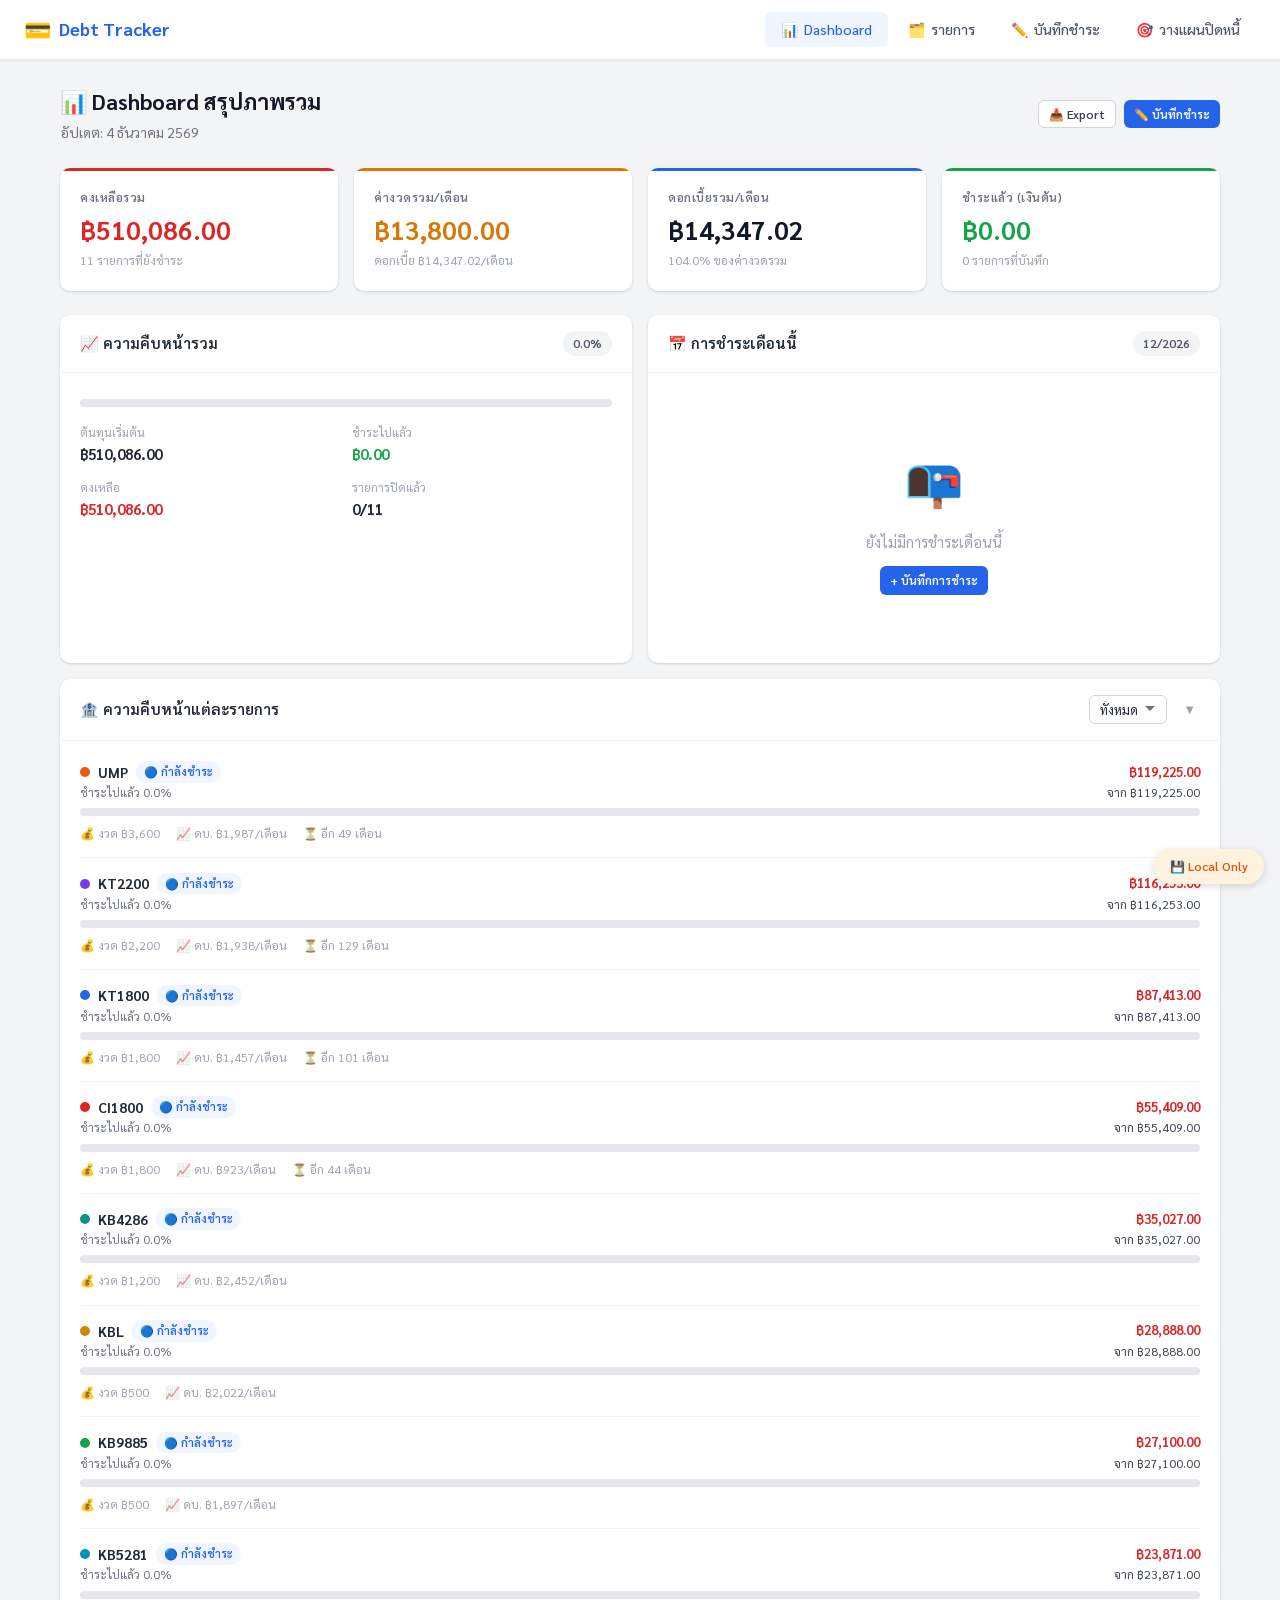
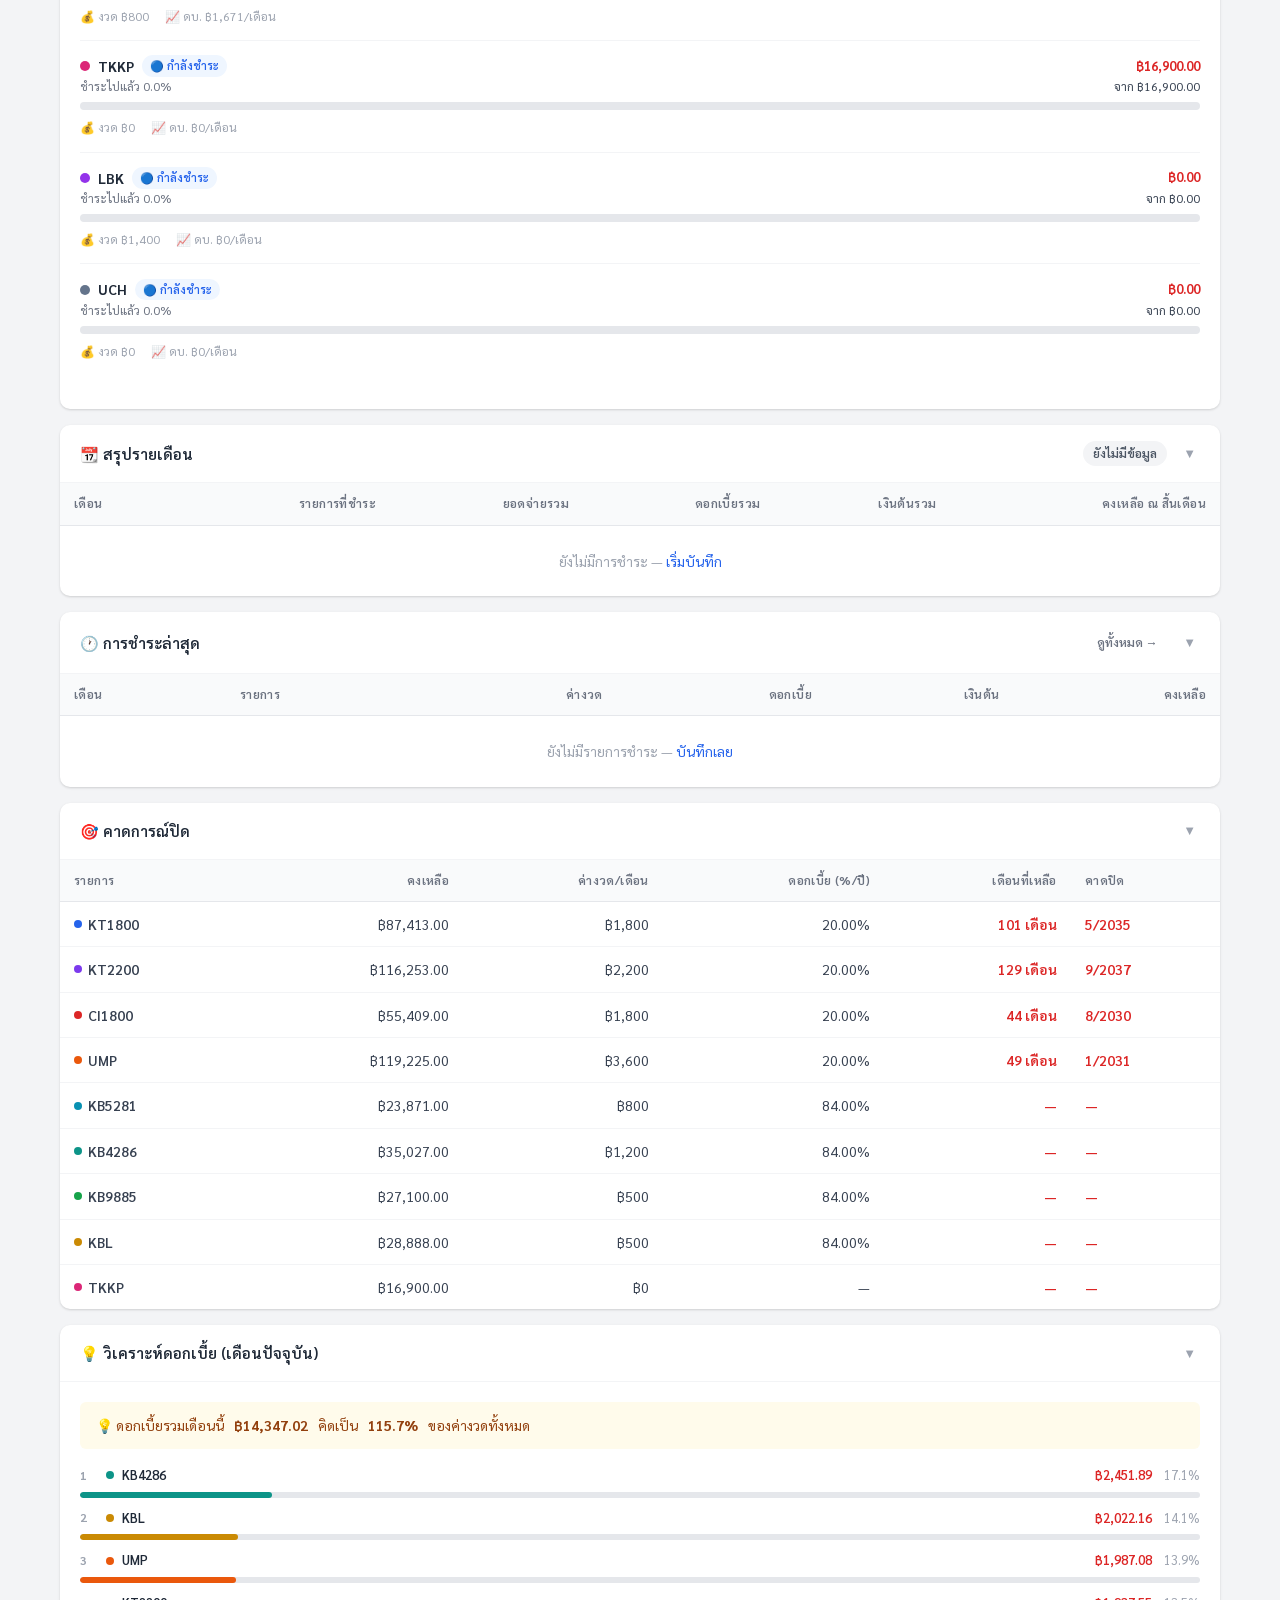
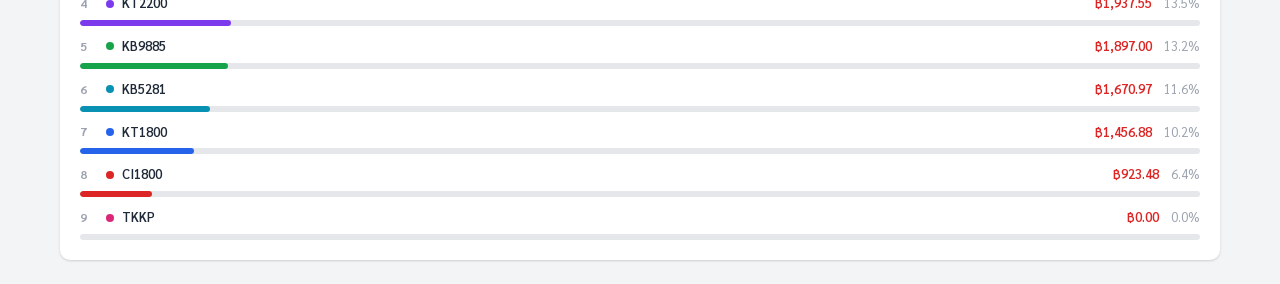
<file: index.html>
<!DOCTYPE html>
<html lang="th">
<head>
  <meta charset="UTF-8" />
  <meta name="viewport" content="width=device-width, initial-scale=1.0" />
  <title>Debt Tracker — Dashboard</title>
  <link rel="preconnect" href="https://fonts.googleapis.com" />
  <link href="https://fonts.googleapis.com/css2?family=Sarabun:wght@400;500;600;700&display=swap" rel="stylesheet" />
  <link rel="stylesheet" href="style.css" />
</head>
<body>

<!-- ── NAVBAR ── -->
<nav class="navbar">
  <div class="navbar-brand">
    <span class="emoji">💳</span>
    Debt Tracker
  </div>
  <ul class="navbar-nav">
    <li><a href="index.html" class="active">📊 <span class="label">Dashboard</span></a></li>
    <li><a href="loans.html">🗂️ <span class="label">รายการ</span></a></li>
    <li><a href="payment.html">✏️ <span class="label">บันทึกชำระ</span></a></li>
    <li><a href="plan.html">🎯 <span class="label">วางแผนปิดหนี้</span></a></li>
  </ul>
</nav>

<div class="container">

  <!-- ── PAGE HEADER ── -->
  <div class="page-header flex-between">
    <div>
      <div class="page-title">📊 Dashboard สรุปภาพรวม</div>
      <div class="page-subtitle" id="dashboard-subtitle">กำลังโหลดข้อมูล...</div>
    </div>
    <div class="flex gap-8">
      <button class="btn btn-outline btn-sm" onclick="exportSummary()">📥 Export</button>
      <button class="btn btn-primary btn-sm" onclick="location.href='payment.html'">✏️ บันทึกชำระ</button>
    </div>
  </div>

  <!-- ── STAT CARDS ── -->
  <div class="stats-grid" id="stats-grid">
    <div class="stat-card red">
      <div class="stat-label">คงเหลือรวม</div>
      <div class="stat-value red" id="stat-total-balance">-</div>
      <div class="stat-sub" id="stat-loans-count">-</div>
    </div>
    <div class="stat-card orange">
      <div class="stat-label">ค่างวดรวม/เดือน</div>
      <div class="stat-value orange" id="stat-total-payment">-</div>
      <div class="stat-sub" id="stat-payment-sub">-</div>
    </div>
    <div class="stat-card blue">
      <div class="stat-label">ดอกเบี้ยรวม/เดือน</div>
      <div class="stat-value" id="stat-total-interest">-</div>
      <div class="stat-sub" id="stat-interest-sub">-</div>
    </div>
    <div class="stat-card green">
      <div class="stat-label">ชำระแล้ว (เงินต้น)</div>
      <div class="stat-value green" id="stat-total-paid">-</div>
      <div class="stat-sub" id="stat-paid-sub">-</div>
    </div>
  </div>

  <!-- ── TWO-COLUMN LAYOUT ── -->
  <div style="display:grid;grid-template-columns:1fr 1fr;gap:16px;margin-bottom:16px;" id="main-grid">

    <!-- ─ Overall Progress ─ -->
    <div class="card">
      <div class="card-header">
        <div class="card-title">📈 ความคืบหน้ารวม</div>
        <span class="chip" id="overall-pct-chip">0%</span>
      </div>
      <div class="card-body">
        <div class="progress-wrap mb-16">
          <div class="progress-bar blue" id="overall-progress-bar" style="width:0%"></div>
        </div>
        <div id="overall-stats-detail"></div>
      </div>
    </div>

    <!-- ─ Monthly Breakdown ─ -->
    <div class="card">
      <div class="card-header">
        <div class="card-title">📅 การชำระเดือนนี้</div>
        <span class="chip" id="current-month-chip">-</span>
      </div>
      <div class="card-body" id="monthly-breakdown">
        <div class="empty-state"><div class="emoji">📭</div><p>ยังไม่มีการชำระเดือนนี้</p></div>
      </div>
    </div>

  </div>

  <!-- ── LOAN PROGRESS LIST ── -->
  <div class="card mb-16" data-collapsible id="card-loan-progress">
    <div class="card-header">
      <div class="card-title">🏦 ความคืบหน้าแต่ละรายการ</div>
      <div class="flex gap-8">
        <select class="form-control" style="width:auto;font-size:13px;padding:5px 10px;" id="filter-status" onchange="renderLoanProgress()">
          <option value="all">ทั้งหมด</option>
          <option value="active">กำลังชำระ</option>
          <option value="paid">ปิดแล้ว</option>
        </select>
      </div>
    </div>
    <div class="card-body" id="loan-progress-list">
      <div class="empty-state"><div class="emoji">⏳</div><p>กำลังโหลด...</p></div>
    </div>
  </div>

  <!-- ── MONTHLY SUMMARY ── -->
  <div class="card mb-16" data-collapsible id="card-monthly-summary">
    <div class="card-header">
      <div class="card-title">📆 สรุปรายเดือน</div>
      <span class="chip" id="monthly-summary-chip">-</span>
    </div>
    <div class="card-body" style="padding:0">
      <div class="table-wrap">
        <table>
          <thead>
            <tr>
              <th>เดือน</th>
              <th class="text-right">รายการที่ชำระ</th>
              <th class="text-right">ยอดจ่ายรวม</th>
              <th class="text-right">ดอกเบี้ยรวม</th>
              <th class="text-right">เงินต้นรวม</th>
              <th class="text-right">คงเหลือ ณ สิ้นเดือน</th>
            </tr>
          </thead>
          <tbody id="monthly-summary-body"></tbody>
          <tfoot id="monthly-summary-foot"></tfoot>
        </table>
      </div>
    </div>
  </div>

  <!-- ── RECENT PAYMENTS ── -->
  <div class="card mb-16" data-collapsible id="card-recent-payments">
    <div class="card-header">
      <div class="card-title">🕐 การชำระล่าสุด</div>
      <a href="payment.html" class="btn btn-ghost btn-sm">ดูทั้งหมด →</a>
    </div>
    <div class="card-body" style="padding:0">
      <div class="table-wrap">
        <table id="recent-payments-table">
          <thead>
            <tr>
              <th>เดือน</th>
              <th>รายการ</th>
              <th class="text-right">ค่างวด</th>
              <th class="text-right">ดอกเบี้ย</th>
              <th class="text-right">เงินต้น</th>
              <th class="text-right">คงเหลือ</th>
            </tr>
          </thead>
          <tbody id="recent-payments-body">
            <tr><td colspan="6" style="text-align:center;padding:24px;color:var(--gray-400)">ยังไม่มีรายการชำระ</td></tr>
          </tbody>
        </table>
      </div>
    </div>
  </div>

  <!-- ── PAYOFF PROJECTION ── -->
  <div class="card mb-16" data-collapsible id="card-projection">
    <div class="card-header">
      <div class="card-title">🎯 คาดการณ์ปิด</div>
    </div>
    <div class="card-body" style="padding:0">
      <div class="table-wrap">
        <table>
          <thead>
            <tr>
              <th>รายการ</th>
              <th class="text-right">คงเหลือ</th>
              <th class="text-right">ค่างวด/เดือน</th>
              <th class="text-right">ดอกเบี้ย (%/ปี)</th>
              <th class="text-right">เดือนที่เหลือ</th>
              <th>คาดปิด</th>
            </tr>
          </thead>
          <tbody id="projection-body"></tbody>
        </table>
      </div>
    </div>
  </div>

  <!-- ── INTEREST ANALYSIS ── -->
  <div class="card" data-collapsible id="card-interest-analysis">
    <div class="card-header">
      <div class="card-title">💡 วิเคราะห์ดอกเบี้ย (เดือนปัจจุบัน)</div>
    </div>
    <div class="card-body" id="interest-analysis">
      <div class="empty-state"><div class="emoji">📊</div><p>กำลังคำนวณ...</p></div>
    </div>
  </div>

</div><!-- /container -->

<!-- ── RESET CONFIRM MODAL ── -->
<div class="modal-overlay" id="modal-reset">
  <div class="modal">
    <div class="modal-header">
      <div class="modal-title">⚠️ รีเซ็ตข้อมูลทั้งหมด</div>
      <button class="btn btn-ghost" onclick="closeModal('modal-reset')">✕</button>
    </div>
    <div class="modal-body">
      <div class="alert alert-danger">ข้อมูลการชำระทั้งหมดจะถูกลบและรีเซ็ตกลับไปยังข้อมูลเริ่มต้น</div>
    </div>
    <div class="modal-footer">
      <button class="btn btn-outline" onclick="closeModal('modal-reset')">ยกเลิก</button>
      <button class="btn btn-danger" onclick="doReset()">รีเซ็ต</button>
    </div>
  </div>
</div>

<div id="toast-container"></div>

<script src="app.js"></script>
<script>
// ─── PAGE INIT ────────────────────────────────────────────────
function pageInit() {
  renderDashboard();
  initCollapsibles();
}

// ─── COLLAPSIBLE CARDS ───────────────────────────────────────
const COLLAPSE_KEY = 'dt_collapsed_cards';

function getCollapsedSet() {
  try { return new Set(JSON.parse(localStorage.getItem(COLLAPSE_KEY)) || []); }
  catch { return new Set(); }
}
function saveCollapsedSet(set) {
  localStorage.setItem(COLLAPSE_KEY, JSON.stringify([...set]));
}

function initCollapsibles() {
  const collapsed = getCollapsedSet();

  document.querySelectorAll('.card[data-collapsible]').forEach(card => {
    const header = card.querySelector('.card-header');
    if (!header) return;

    // เพิ่มปุ่มลูกศร (ครั้งเดียว)
    if (!header.querySelector('.collapse-toggle')) {
      const btn = document.createElement('button');
      btn.className = 'collapse-toggle';
      btn.setAttribute('aria-label', 'ย่อ/ขยาย');
      btn.textContent = '▼';
      header.appendChild(btn);
    }

    // คืนสถานะที่จำไว้
    if (card.id && collapsed.has(card.id)) card.classList.add('is-collapsed');

    // คลิกที่ header เพื่อ toggle — ยกเว้นคลิกที่ตัวควบคุมอื่น (select, a, input, ปุ่มอื่น)
    header.addEventListener('click', (e) => {
      const interactive = e.target.closest('select, a, input, label, .btn:not(.collapse-toggle)');
      if (interactive) return;
      toggleCard(card);
    });
  });
}

function toggleCard(card) {
  card.classList.toggle('is-collapsed');
  const collapsed = getCollapsedSet();
  if (!card.id) return;
  if (card.classList.contains('is-collapsed')) collapsed.add(card.id);
  else collapsed.delete(card.id);
  saveCollapsedSet(collapsed);
}

// ─── MAIN RENDER ─────────────────────────────────────────────
function renderDashboard() {
  const loans    = DB.getLoans() || [];
  const payments = DB.getPayments() || [];
  const currentYM = DateHelper.currentYM();

  // ── Stats ──
  const activeLoans   = loans.filter(l => l.status === 'active');
  const totalBalance  = Calc.sum(activeLoans, 'currentBalance');
  const totalPayment  = Calc.sum(activeLoans, 'monthlyPayment');
  const totalOriginal = Calc.sum(loans, 'originalAmount');
  const totalInterestNow = activeLoans.reduce((s, l) =>
    s + Calc.monthlyInterest(l.currentBalance, l.interestRate), 0);

  // total principal paid across all payment records
  const totalPrincipalPaid = payments.reduce((s, p) => s + (Number(p.principal) || 0), 0);

  document.getElementById('stat-total-balance').textContent = '฿' + Calc.fmt(totalBalance);
  document.getElementById('stat-loans-count').textContent   = `${activeLoans.length} รายการที่ยังชำระ`;
  document.getElementById('stat-total-payment').textContent = '฿' + Calc.fmt(totalPayment);
  document.getElementById('stat-payment-sub').textContent   = `ดอกเบี้ย ฿${Calc.fmt(totalInterestNow)}/เดือน`;
  document.getElementById('stat-total-interest').textContent = '฿' + Calc.fmt(totalInterestNow);
  const interestPct = totalPayment > 0 ? (totalInterestNow / totalPayment * 100).toFixed(1) : 0;
  document.getElementById('stat-interest-sub').textContent  = `${interestPct}% ของค่างวดรวม`;
  document.getElementById('stat-total-paid').textContent    = '฿' + Calc.fmt(totalPrincipalPaid);
  document.getElementById('stat-paid-sub').textContent      = `${payments.length} รายการที่บันทึก`;

  document.getElementById('dashboard-subtitle').textContent =
    `อัปเดต: ${new Date().toLocaleDateString('th-TH', {day:'numeric',month:'long',year:'numeric'})}`;

  // ── Overall Progress ──
  const overallPct = totalOriginal > 0
    ? Math.min(((totalOriginal - totalBalance) / totalOriginal * 100), 100).toFixed(1)
    : 0;
  document.getElementById('overall-pct-chip').textContent = overallPct + '%';
  document.getElementById('overall-progress-bar').style.width = overallPct + '%';
  document.getElementById('overall-stats-detail').innerHTML = `
    <div style="display:grid;grid-template-columns:1fr 1fr;gap:12px;">
      <div>
        <div class="text-xs text-muted">ต้นทุนเริ่มต้น</div>
        <div class="fw-700" style="font-size:15px">฿${Calc.fmt(totalOriginal)}</div>
      </div>
      <div>
        <div class="text-xs text-muted">ชำระไปแล้ว</div>
        <div class="fw-700" style="font-size:15px;color:var(--success)">฿${Calc.fmt(totalOriginal - totalBalance)}</div>
      </div>
      <div>
        <div class="text-xs text-muted">คงเหลือ</div>
        <div class="fw-700" style="font-size:15px;color:var(--danger)">฿${Calc.fmt(totalBalance)}</div>
      </div>
      <div>
        <div class="text-xs text-muted">รายการปิดแล้ว</div>
        <div class="fw-700" style="font-size:15px">
          ${loans.filter(l=>l.status==='paid').length}/${loans.length}
        </div>
      </div>
    </div>
  `;

  // ── Monthly breakdown ──
  document.getElementById('current-month-chip').textContent = DateHelper.toThai(currentYM);
  const monthPayments = payments.filter(p => p.period === currentYM);
  const monthlyEl = document.getElementById('monthly-breakdown');
  if (monthPayments.length === 0) {
    monthlyEl.innerHTML = `<div class="empty-state"><div class="emoji">📭</div><p>ยังไม่มีการชำระเดือนนี้</p><a href="payment.html" class="btn btn-primary btn-sm mt-12">+ บันทึกการชำระ</a></div>`;
  } else {
    const mTotal  = monthPayments.reduce((s,p) => s + (p.amount||0), 0);
    const mInt    = monthPayments.reduce((s,p) => s + (p.interest||0), 0);
    const mPrin   = monthPayments.reduce((s,p) => s + (p.principal||0), 0);
    monthlyEl.innerHTML = `
      <div style="display:grid;grid-template-columns:1fr 1fr;gap:12px;margin-bottom:12px">
        <div><div class="text-xs text-muted">จ่ายรวม</div><div class="fw-700" style="font-size:15px">฿${Calc.fmt(mTotal)}</div></div>
        <div><div class="text-xs text-muted">ดอกเบี้ย</div><div class="fw-700" style="font-size:15px;color:var(--danger)">฿${Calc.fmt(mInt)}</div></div>
        <div><div class="text-xs text-muted">เงินต้น</div><div class="fw-700" style="font-size:15px;color:var(--success)">฿${Calc.fmt(mPrin)}</div></div>
        <div><div class="text-xs text-muted">รายการ</div><div class="fw-700" style="font-size:15px">${monthPayments.length}/${activeLoans.length}</div></div>
      </div>
      <div class="progress-wrap">
        <div class="progress-bar green" style="width:${(monthPayments.length/Math.max(activeLoans.length,1)*100).toFixed(0)}%"></div>
      </div>
      <div class="text-xs text-muted mt-8">ชำระแล้ว ${monthPayments.length} จาก ${activeLoans.length} รายการ</div>
    `;
  }

  renderLoanProgress();
  renderMonthlySummary();
  renderRecentPayments();
  renderProjection();
  renderInterestAnalysis();
}

// ─── MONTHLY SUMMARY ─────────────────────────────────────────
function renderMonthlySummary() {
  const payments = DB.getPayments() || [];
  const tbody = document.getElementById('monthly-summary-body');
  const tfoot = document.getElementById('monthly-summary-foot');
  const chip  = document.getElementById('monthly-summary-chip');

  if (payments.length === 0) {
    chip.textContent = 'ยังไม่มีข้อมูล';
    tbody.innerHTML = `<tr><td colspan="6" style="text-align:center;padding:24px;color:var(--gray-400)">ยังไม่มีการชำระ — <a href="payment.html" style="color:var(--primary)">เริ่มบันทึก</a></td></tr>`;
    tfoot.innerHTML = '';
    return;
  }

  // group payments by period
  const byPeriod = {};
  payments.forEach(p => {
    (byPeriod[p.period] = byPeriod[p.period] || []).push(p);
  });

  const periods = Object.keys(byPeriod).sort(DateHelper.compare);

  // ยอดคงเหลือ ณ สิ้นเดือน = ผลรวม balanceAfter ล่าสุดของแต่ละ loan ที่ period <= เดือนนั้น
  // (carry-forward loan ที่ไม่มีการชำระในเดือนนั้น)
  function totalBalanceAtEndOf(period) {
    const latestPerLoan = {};
    payments.forEach(p => {
      if (DateHelper.compare(p.period, period) <= 0) {
        const cur = latestPerLoan[p.loanId];
        if (!cur || DateHelper.compare(p.period, cur.period) > 0 ||
            (p.period === cur.period && new Date(p.createdAt) >= new Date(cur.createdAt))) {
          latestPerLoan[p.loanId] = p;
        }
      }
    });
    return Object.values(latestPerLoan).reduce((s, p) => s + (Number(p.balanceAfter) || 0), 0);
  }

  let grandAmt = 0, grandInt = 0, grandPrin = 0;

  tbody.innerHTML = periods.map(period => {
    const rows = byPeriod[period];
    const amt  = rows.reduce((s, p) => s + (Number(p.amount)    || 0), 0);
    const int  = rows.reduce((s, p) => s + (Number(p.interest)  || 0), 0);
    const prin = rows.reduce((s, p) => s + (Number(p.principal) || 0), 0);
    const endBal = totalBalanceAtEndOf(period);
    grandAmt += amt; grandInt += int; grandPrin += prin;

    const prinCls = prin >= 0 ? 'green-text' : 'red-text';
    return `
      <tr>
        <td class="fw-600">${DateHelper.toThai(period)}</td>
        <td class="num">${rows.length} รายการ</td>
        <td class="num fw-600">฿${Calc.fmt(amt)}</td>
        <td class="num red-text">฿${Calc.fmt(int)}</td>
        <td class="num ${prinCls}">฿${Calc.fmt(prin)}</td>
        <td class="num">฿${Calc.fmt(endBal)}</td>
      </tr>`;
  }).join('');

  const grandPrinCls = grandPrin >= 0 ? 'green-text' : 'red-text';
  tfoot.innerHTML = `
    <tr style="background:var(--gray-50);border-top:2px solid var(--gray-300)">
      <td class="fw-700" style="padding:10px 14px">รวม ${periods.length} เดือน</td>
      <td class="num fw-700">${payments.length} รายการ</td>
      <td class="num fw-700">฿${Calc.fmt(grandAmt)}</td>
      <td class="num fw-700 red-text">฿${Calc.fmt(grandInt)}</td>
      <td class="num fw-700 ${grandPrinCls}">฿${Calc.fmt(grandPrin)}</td>
      <td class="num"></td>
    </tr>`;

  chip.textContent = `${periods.length} เดือน`;
}

// ─── LOAN PROGRESS LIST ───────────────────────────────────────
function renderLoanProgress() {
  const loans    = DB.getLoans() || [];
  const filterVal = document.getElementById('filter-status').value;
  const el = document.getElementById('loan-progress-list');

  const filtered = filterVal === 'all' ? loans : loans.filter(l => l.status === filterVal);
  if (filtered.length === 0) {
    el.innerHTML = `<div class="empty-state"><div class="emoji">🎉</div><p>ไม่มีรายการในหมวดนี้</p></div>`;
    return;
  }

  // Sort: active first, then by balance desc
  const sorted = [...filtered].sort((a, b) => {
    if (a.status !== b.status) return a.status === 'active' ? -1 : 1;
    return b.currentBalance - a.currentBalance;
  });

  el.innerHTML = sorted.map(loan => {
    const pct     = Calc.progressPct(loan.originalAmount, loan.currentBalance);
    const intNow  = Calc.monthlyInterest(loan.currentBalance, loan.interestRate);
    const months  = Calc.monthsToPayoff(loan.currentBalance, loan.monthlyPayment, loan.interestRate);
    const barColor = loan.status === 'paid' ? 'green' : pct > 50 ? 'blue' : 'orange';
    const statusBadge = loan.status === 'paid'
      ? `<span class="badge badge-paid">✅ ปิดแล้ว</span>`
      : `<span class="badge badge-active">🔵 กำลังชำระ</span>`;

    return `
    <div style="margin-bottom:14px;padding-bottom:14px;border-bottom:1px solid var(--gray-100);">
      <div class="flex-between mb-8">
        <div class="flex gap-8" style="align-items:center">
          <div style="width:10px;height:10px;border-radius:50%;background:${loan.color};flex-shrink:0"></div>
          <div style="font-size:14px;font-weight:700;color:var(--gray-800)">${loan.name}</div>
          ${statusBadge}
        </div>
        <div style="font-size:13px;font-weight:700;color:var(--danger)">฿${Calc.fmt(loan.currentBalance)}</div>
      </div>
      <div class="loan-progress-label">
        <span>ชำระไปแล้ว ${pct.toFixed(1)}%</span>
        <span style="color:var(--gray-700)">จาก ฿${Calc.fmt(loan.originalAmount)}</span>
      </div>
      <div class="progress-wrap">
        <div class="progress-bar ${barColor}" style="width:${pct}%"></div>
      </div>
      <div class="flex gap-16 mt-8" style="font-size:12px;color:var(--gray-400)">
        <span>💰 งวด ฿${Calc.fmt(loan.monthlyPayment, 0)}</span>
        <span>📈 ดบ. ฿${Calc.fmt(intNow, 0)}/เดือน</span>
        ${months ? `<span>⏳ อีก ${months} เดือน</span>` : ''}
      </div>
    </div>`;
  }).join('');

  // remove last border
  const items = el.querySelectorAll('[style*="border-bottom"]');
  if (items.length > 0) items[items.length - 1].style.borderBottom = 'none';
}

// ─── RECENT PAYMENTS ─────────────────────────────────────────
function renderRecentPayments() {
  const payments = DB.getPayments() || [];
  const loans    = DB.getLoans() || [];
  const loanMap  = Object.fromEntries(loans.map(l => [l.id, l]));
  const tbody    = document.getElementById('recent-payments-body');

  if (payments.length === 0) {
    tbody.innerHTML = `<tr><td colspan="6" style="text-align:center;padding:24px;color:var(--gray-400)">ยังไม่มีรายการชำระ — <a href="payment.html" style="color:var(--primary)">บันทึกเลย</a></td></tr>`;
    return;
  }

  const recent = [...payments]
    .sort((a, b) => new Date(b.createdAt) - new Date(a.createdAt))
    .slice(0, 15);

  tbody.innerHTML = recent.map(p => {
    const loan = loanMap[p.loanId];
    const name = loan ? loan.name : p.loanId;
    const principal = Number(p.principal);
    const principalClass = principal >= 0 ? 'green-text' : 'red-text';
    return `
      <tr>
        <td>${DateHelper.toThai(p.period)}</td>
        <td>
          <div style="display:flex;align-items:center;gap:6px">
            ${loan ? `<div style="width:8px;height:8px;border-radius:50%;background:${loan.color}"></div>` : ''}
            <span class="fw-600">${name}</span>
          </div>
        </td>
        <td class="num">฿${Calc.fmt(p.amount)}</td>
        <td class="num red-text">฿${Calc.fmt(p.interest)}</td>
        <td class="num ${principalClass}">฿${Calc.fmt(p.principal)}</td>
        <td class="num">฿${Calc.fmt(p.balanceAfter)}</td>
      </tr>`;
  }).join('');
}

// ─── PAYOFF PROJECTION ───────────────────────────────────────
function renderProjection() {
  const loans   = DB.getLoans() || [];
  const current = DateHelper.currentYM();
  const tbody   = document.getElementById('projection-body');

  const active = loans.filter(l => l.status === 'active' && l.currentBalance > 0);

  if (active.length === 0) {
    tbody.innerHTML = `<tr><td colspan="6" style="text-align:center;padding:24px;color:var(--gray-400)">🎉 ไม่มียอดคงค้าง!</td></tr>`;
    return;
  }

  tbody.innerHTML = active.map(loan => {
    const months = Calc.monthsToPayoff(loan.currentBalance, loan.monthlyPayment, loan.interestRate);
    const payoffYM = months ? DateHelper.addMonths(current, months) : null;
    const payoffDisplay = payoffYM ? DateHelper.toThai(payoffYM) : '—';
    const urgency = months && months <= 12 ? 'green-text' : months && months <= 24 ? '' : 'red-text';
    return `
      <tr>
        <td>
          <div style="display:flex;align-items:center;gap:6px">
            <div style="width:8px;height:8px;border-radius:50%;background:${loan.color}"></div>
            <span class="fw-600">${loan.name}</span>
          </div>
        </td>
        <td class="num">฿${Calc.fmt(loan.currentBalance)}</td>
        <td class="num">฿${Calc.fmt(loan.monthlyPayment, 0)}</td>
        <td class="num">${loan.interestRate > 0 ? loan.interestRate.toFixed(2) + '%' : '—'}</td>
        <td class="num ${urgency}">${months ? months + ' เดือน' : '—'}</td>
        <td class="${urgency}">${payoffDisplay}</td>
      </tr>`;
  }).join('');
}

// ─── INTEREST ANALYSIS ───────────────────────────────────────
function renderInterestAnalysis() {
  const loans  = DB.getLoans() || [];
  const active = loans.filter(l => l.status === 'active' && l.currentBalance > 0);
  const el     = document.getElementById('interest-analysis');

  if (active.length === 0) {
    el.innerHTML = `<div class="empty-state"><div class="emoji">🎉</div><p>ไม่มียอดคงค้าง!</p></div>`;
    return;
  }

  const withInterest = active
    .map(l => ({ ...l, intAmt: Calc.monthlyInterest(l.currentBalance, l.interestRate) }))
    .sort((a, b) => b.intAmt - a.intAmt);

  const totalInt    = withInterest.reduce((s, l) => s + l.intAmt, 0);
  const totalPayment = Calc.sum(active, 'monthlyPayment');

  el.innerHTML = `
    <div class="alert alert-warning" style="margin-bottom:16px">
      💡 ดอกเบี้ยรวมเดือนนี้ <strong>฿${Calc.fmt(totalInt)}</strong>
      คิดเป็น <strong>${totalPayment > 0 ? (totalInt/totalPayment*100).toFixed(1) : 0}%</strong> ของค่างวดทั้งหมด
    </div>
    <div style="display:grid;gap:10px">
      ${withInterest.map((l, i) => {
        const pct = totalInt > 0 ? (l.intAmt / totalInt * 100).toFixed(1) : 0;
        return `
        <div>
          <div class="flex-between text-sm mb-8">
            <div class="flex gap-8" style="align-items:center">
              <span style="font-size:12px;font-weight:700;color:var(--gray-400);width:18px">${i+1}</span>
              <div style="width:8px;height:8px;border-radius:50%;background:${l.color}"></div>
              <span class="fw-600">${l.name}</span>
            </div>
            <div class="flex gap-12">
              <span style="color:var(--danger);font-weight:600">฿${Calc.fmt(l.intAmt)}</span>
              <span class="text-muted">${pct}%</span>
            </div>
          </div>
          <div class="progress-wrap" style="height:6px">
            <div class="progress-bar red" style="width:${pct}%;background:${l.color}"></div>
          </div>
        </div>`;
      }).join('')}
    </div>`;
}

// ─── EXPORT ──────────────────────────────────────────────────
function exportSummary() {
  const loans    = DB.getLoans() || [];
  const payments = DB.getPayments() || [];
  const data = {
    exportDate: new Date().toLocaleString('th-TH'),
    loans: loans.map(l => ({
      name: l.name,
      originalAmount: l.originalAmount,
      currentBalance: l.currentBalance,
      monthlyPayment: l.monthlyPayment,
      status: l.status
    })),
    recentPayments: payments.slice(-30)
  };
  const blob = new Blob([JSON.stringify(data, null, 2)], { type: 'application/json' });
  const a = document.createElement('a');
  a.href = URL.createObjectURL(blob);
  a.download = `debt-summary-${DateHelper.currentYM()}.json`;
  a.click();
  toast('Export สำเร็จ', 'success');
}

// ─── RESET ───────────────────────────────────────────────────
function doReset() {
  DB.reset();
  closeModal('modal-reset');
  toast('รีเซ็ตข้อมูลเรียบร้อย', 'warning');
  renderDashboard();
}
</script>
</body>
</html>
</file>
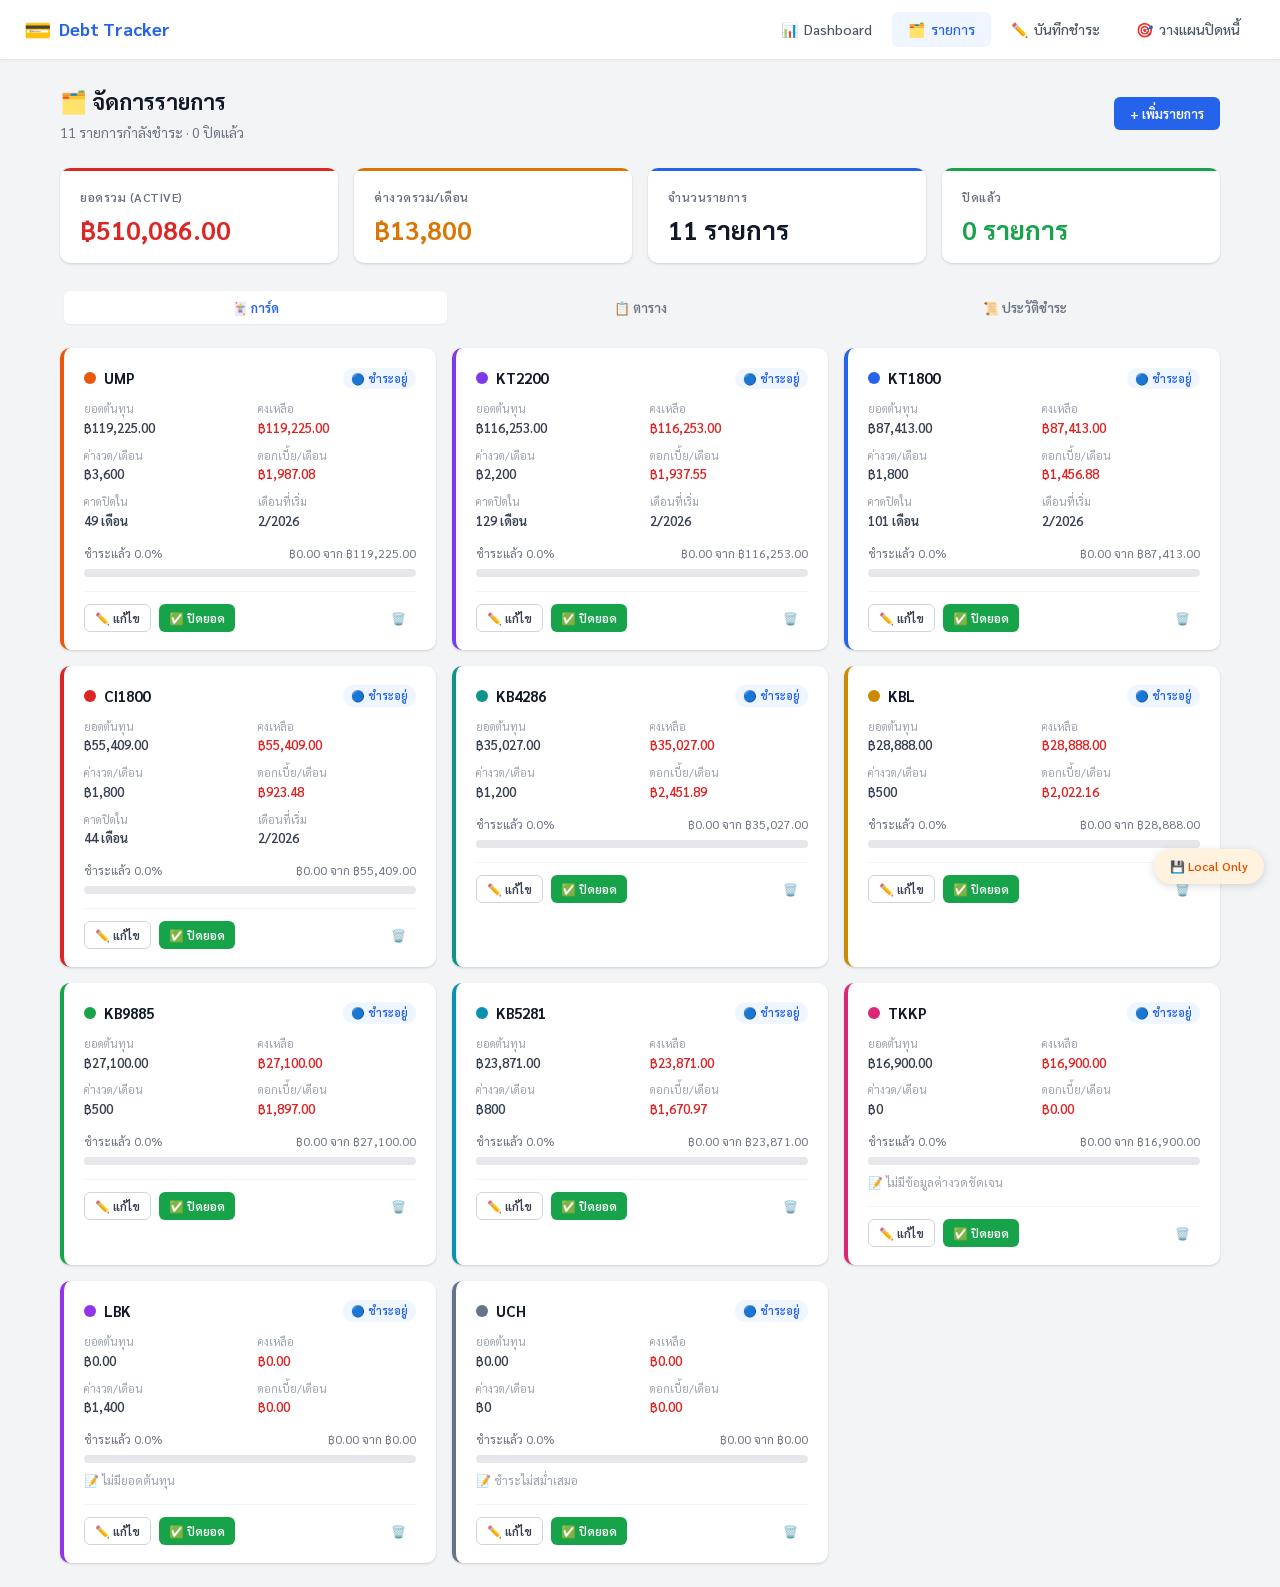
<file: loans.html>
<!DOCTYPE html>
<html lang="th">
<head>
  <meta charset="UTF-8" />
  <meta name="viewport" content="width=device-width, initial-scale=1.0" />
  <title>Debt Tracker — รายการ</title>
  <link rel="preconnect" href="https://fonts.googleapis.com" />
  <link href="https://fonts.googleapis.com/css2?family=Sarabun:wght@400;500;600;700&display=swap" rel="stylesheet" />
  <link rel="stylesheet" href="style.css" />
</head>
<body>

<!-- ── NAVBAR ── -->
<nav class="navbar">
  <div class="navbar-brand">
    <span class="emoji">💳</span>
    Debt Tracker
  </div>
  <ul class="navbar-nav">
    <li><a href="index.html">📊 <span class="label">Dashboard</span></a></li>
    <li><a href="loans.html" class="active">🗂️ <span class="label">รายการ</span></a></li>
    <li><a href="payment.html">✏️ <span class="label">บันทึกชำระ</span></a></li>
    <li><a href="plan.html">🎯 <span class="label">วางแผนปิดหนี้</span></a></li>
  </ul>
</nav>

<div class="container">

  <!-- ── PAGE HEADER ── -->
  <div class="page-header flex-between">
    <div>
      <div class="page-title">🗂️ จัดการรายการ</div>
      <div class="page-subtitle" id="loans-subtitle">กำลังโหลด...</div>
    </div>
    <button class="btn btn-primary" onclick="openModal('modal-add-loan')">+ เพิ่มรายการ</button>
  </div>

  <!-- ── SUMMARY BAR ── -->
  <div class="stats-grid" id="loans-stats" style="grid-template-columns:repeat(4,1fr)">
    <div class="stat-card red">
      <div class="stat-label">ยอดรวม (active)</div>
      <div class="stat-value red" id="ls-total">-</div>
    </div>
    <div class="stat-card orange">
      <div class="stat-label">ค่างวดรวม/เดือน</div>
      <div class="stat-value orange" id="ls-payment">-</div>
    </div>
    <div class="stat-card blue">
      <div class="stat-label">จำนวนรายการ</div>
      <div class="stat-value" id="ls-count">-</div>
    </div>
    <div class="stat-card green">
      <div class="stat-label">ปิดแล้ว</div>
      <div class="stat-value green" id="ls-paid">-</div>
    </div>
  </div>

  <!-- ── TABS ── -->
  <div class="tabs" id="loan-tabs">
    <button class="tab-btn active" data-tab="tab-cards">🃏 การ์ด</button>
    <button class="tab-btn" data-tab="tab-table">📋 ตาราง</button>
    <button class="tab-btn" data-tab="tab-history">📜 ประวัติชำระ</button>
  </div>

  <!-- ── TAB: CARDS ── -->
  <div class="tab-content active" id="tab-cards">
    <div class="loans-grid" id="loans-card-grid">
      <div class="empty-state"><div class="emoji">⏳</div><p>กำลังโหลด...</p></div>
    </div>
  </div>

  <!-- ── TAB: TABLE ── -->
  <div class="tab-content" id="tab-table">
    <div class="card">
      <div class="card-body" style="padding:0">
        <div class="table-wrap">
          <table>
            <thead>
              <tr>
                <th>#</th>
                <th>ชื่อรายการ</th>
                <th class="text-right">ต้นทุนเริ่มต้น</th>
                <th class="text-right">คงเหลือ</th>
                <th class="text-right">ค่างวด/เดือน</th>
                <th class="text-right">ดอกเบี้ย%/ปี</th>
                <th class="text-right">ดอกเบี้ยเดือนนี้</th>
                <th class="text-right">คืบหน้า</th>
                <th>สถานะ</th>
                <th></th>
              </tr>
            </thead>
            <tbody id="loans-table-body"></tbody>
          </table>
        </div>
      </div>
    </div>
  </div>

  <!-- ── TAB: HISTORY ── -->
  <div class="tab-content" id="tab-history">
    <div class="card">
      <div class="card-header flex-between">
        <div class="card-title">📜 ประวัติการชำระทั้งหมด</div>
        <div class="flex gap-8">
          <select class="form-control" style="width:auto;font-size:13px;padding:5px 10px" id="history-loan-filter" onchange="renderHistory()">
            <option value="all">ทุกรายการ</option>
          </select>
          <button class="btn btn-outline btn-sm" onclick="exportHistory()">📥 Export CSV</button>
        </div>
      </div>
      <div class="card-body" style="padding:0">
        <div class="table-wrap">
          <table>
            <thead>
              <tr>
                <th>เดือน</th>
                <th>รายการ</th>
                <th class="text-right">ค่างวด</th>
                <th class="text-right">ดอกเบี้ย</th>
                <th class="text-right">เงินต้น</th>
                <th class="text-right">คงเหลือหลังชำระ</th>
                <th>หมายเหตุ</th>
                <th></th>
              </tr>
            </thead>
            <tbody id="history-table-body"></tbody>
          </table>
        </div>
      </div>
    </div>
  </div>

</div><!-- /container -->

<!-- ══════════════════════════════════════════════════════════
     MODAL: ADD / EDIT LOAN
══════════════════════════════════════════════════════════ -->
<div class="modal-overlay" id="modal-add-loan">
  <div class="modal">
    <div class="modal-header">
      <div class="modal-title" id="modal-loan-title">➕ เพิ่มรายการ</div>
      <button class="btn btn-ghost" onclick="closeModal('modal-add-loan')">✕</button>
    </div>
    <div class="modal-body">
      <input type="hidden" id="edit-loan-id" />
      <div class="form-group">
        <label>ชื่อรายการ *</label>
        <input class="form-control" id="loan-name" placeholder="เช่น KT1800, CI1800" />
      </div>
      <div class="form-row">
        <div class="form-group">
          <label>ยอดเริ่มต้น (บาท) *</label>
          <input class="form-control" id="loan-original" type="number" min="0" step="0.01" placeholder="0.00" data-numeric />
        </div>
        <div class="form-group">
          <label>ยอดคงเหลือปัจจุบัน (บาท) *</label>
          <input class="form-control" id="loan-balance" type="number" min="0" step="0.01" placeholder="0.00" data-numeric />
        </div>
      </div>
      <div class="form-row">
        <div class="form-group">
          <label>ค่างวด/เดือน (บาท)</label>
          <input class="form-control" id="loan-payment" type="number" min="0" step="0.01" placeholder="0.00" data-numeric />
        </div>
        <div class="form-group">
          <label>ดอกเบี้ย (% ต่อปี)</label>
          <input class="form-control" id="loan-rate" type="number" min="0" step="0.01" placeholder="20" data-numeric />
          <div class="form-hint">เช่น 20% ต่อปี, 7% ต่อปี</div>
        </div>
      </div>
      <div class="form-row">
        <div class="form-group">
          <label>เดือนที่เริ่ม (YYYY-MM)</label>
          <input class="form-control" id="loan-start" type="month" />
        </div>
        <div class="form-group">
          <label>สี</label>
          <input class="form-control" id="loan-color" type="color" value="#2563eb" style="height:42px;padding:4px 8px;cursor:pointer" />
        </div>
      </div>
      <div class="form-group">
        <label>สถานะ</label>
        <select class="form-control" id="loan-status">
          <option value="active">🔵 กำลังชำระ</option>
          <option value="paid">✅ ปิดแล้ว</option>
        </select>
      </div>
      <div class="form-group">
        <label>หมายเหตุ</label>
        <input class="form-control" id="loan-notes" placeholder="(ไม่บังคับ)" />
      </div>

      <!-- ── Preview interest ── -->
      <div class="alert alert-info" id="loan-interest-preview" style="display:none">
        <span>📊</span>
        <span id="loan-interest-preview-text"></span>
      </div>
    </div>
    <div class="modal-footer">
      <button class="btn btn-outline" onclick="closeModal('modal-add-loan')">ยกเลิก</button>
      <button class="btn btn-primary" onclick="saveLoan()">💾 บันทึก</button>
    </div>
  </div>
</div>

<!-- ══════════════════════════════════════════════════════════
     MODAL: CONFIRM DELETE LOAN
══════════════════════════════════════════════════════════ -->
<div class="modal-overlay" id="modal-delete-loan">
  <div class="modal">
    <div class="modal-header">
      <div class="modal-title">🗑️ ลบรายการ</div>
      <button class="btn btn-ghost" onclick="closeModal('modal-delete-loan')">✕</button>
    </div>
    <div class="modal-body">
      <div class="alert alert-danger">
        คุณต้องการลบ "<strong id="delete-loan-name"></strong>" ใช่ไหม?<br/>
        ประวัติการชำระของรายการนี้จะถูกลบด้วย
      </div>
    </div>
    <div class="modal-footer">
      <button class="btn btn-outline" onclick="closeModal('modal-delete-loan')">ยกเลิก</button>
      <button class="btn btn-danger" id="btn-confirm-delete" onclick="confirmDeleteLoan()">ลบ</button>
    </div>
  </div>
</div>

<!-- ══════════════════════════════════════════════════════════
     MODAL: MARK AS PAID
══════════════════════════════════════════════════════════ -->
<div class="modal-overlay" id="modal-mark-paid">
  <div class="modal">
    <div class="modal-header">
      <div class="modal-title">✅ ปิดรายการนี้</div>
      <button class="btn btn-ghost" onclick="closeModal('modal-mark-paid')">✕</button>
    </div>
    <div class="modal-body">
      <div class="alert alert-success">
        ต้องการทำเครื่องหมายว่า "<strong id="paid-loan-name"></strong>" ปิดแล้วใช่ไหม?
      </div>
      <div class="form-group">
        <label>ยอดคงเหลือสุดท้าย (บาท)</label>
        <input class="form-control" id="paid-final-balance" type="number" min="0" step="0.01" value="0" />
      </div>
    </div>
    <div class="modal-footer">
      <button class="btn btn-outline" onclick="closeModal('modal-mark-paid')">ยกเลิก</button>
      <button class="btn btn-success" id="btn-confirm-paid" onclick="confirmMarkPaid()">✅ ยืนยันปิด</button>
    </div>
  </div>
</div>

<div id="toast-container"></div>
<script src="app.js"></script>
<script>
// ─── STATE ───────────────────────────────────────────────────
let deleteLoanId = null;
let markPaidLoanId = null;

// ─── PAGE INIT ───────────────────────────────────────────────
function pageInit() {
  initTabs('#loan-tabs');
  populateHistoryFilter();
  renderLoansPage();

  // live interest preview
  ['loan-balance', 'loan-rate', 'loan-payment'].forEach(id => {
    document.getElementById(id)?.addEventListener('input', updateInterestPreview);
  });
}

// ─── RENDER ALL ──────────────────────────────────────────────
function renderLoansPage() {
  const loans    = DB.getLoans() || [];
  const active   = loans.filter(l => l.status === 'active');
  const paid     = loans.filter(l => l.status === 'paid');

  document.getElementById('loans-subtitle').textContent =
    `${active.length} รายการกำลังชำระ · ${paid.length} ปิดแล้ว`;
  document.getElementById('ls-total').textContent    = '฿' + Calc.fmt(Calc.sum(active, 'currentBalance'));
  document.getElementById('ls-payment').textContent  = '฿' + Calc.fmt(Calc.sum(active, 'monthlyPayment'), 0);
  document.getElementById('ls-count').textContent    = active.length + ' รายการ';
  document.getElementById('ls-paid').textContent     = paid.length + ' รายการ';

  renderCards();
  renderTable();
  renderHistory();
}

// ─── CARDS ───────────────────────────────────────────────────
function renderCards() {
  const loans = DB.getLoans() || [];
  const grid  = document.getElementById('loans-card-grid');
  if (loans.length === 0) {
    grid.innerHTML = `<div class="empty-state" style="grid-column:1/-1"><div class="emoji">💡</div><p>ยังไม่มีรายการ กด "+ เพิ่มรายการ" เพื่อเริ่มต้น</p></div>`;
    return;
  }

  const sorted = [...loans].sort((a, b) => {
    if (a.status !== b.status) return a.status === 'active' ? -1 : 1;
    return b.currentBalance - a.currentBalance;
  });

  grid.innerHTML = sorted.map(loan => {
    const pct      = Calc.progressPct(loan.originalAmount, loan.currentBalance);
    const intNow   = Calc.monthlyInterest(loan.currentBalance, loan.interestRate);
    const months   = Calc.monthsToPayoff(loan.currentBalance, loan.monthlyPayment, loan.interestRate);
    const isPaid   = loan.status === 'paid';
    const barColor = isPaid ? 'green' : pct > 66 ? 'green' : pct > 33 ? 'blue' : 'orange';
    const cardClass = isPaid ? 'loan-card paid' : 'loan-card';
    const badge = isPaid
      ? `<span class="badge badge-paid">✅ ปิดแล้ว</span>`
      : `<span class="badge badge-active">🔵 ชำระอยู่</span>`;

    return `
    <div class="${cardClass}" style="border-left-color:${loan.color}">
      <div class="loan-name">
        <div class="flex gap-8" style="align-items:center">
          <div style="width:12px;height:12px;border-radius:50%;background:${loan.color}"></div>
          ${loan.name}
        </div>
        ${badge}
      </div>

      <div class="loan-meta">
        <div class="loan-meta-item">
          <div class="label">ยอดต้นทุน</div>
          <div class="value">฿${Calc.fmt(loan.originalAmount)}</div>
        </div>
        <div class="loan-meta-item">
          <div class="label">คงเหลือ</div>
          <div class="value" style="color:var(--danger)">฿${Calc.fmt(loan.currentBalance)}</div>
        </div>
        <div class="loan-meta-item">
          <div class="label">ค่างวด/เดือน</div>
          <div class="value">฿${Calc.fmt(loan.monthlyPayment, 0)}</div>
        </div>
        <div class="loan-meta-item">
          <div class="label">ดอกเบี้ย/เดือน</div>
          <div class="value" style="color:var(--danger)">฿${Calc.fmt(intNow)}</div>
        </div>
        ${months ? `
        <div class="loan-meta-item">
          <div class="label">คาดปิดใน</div>
          <div class="value">${months} เดือน</div>
        </div>
        <div class="loan-meta-item">
          <div class="label">เดือนที่เริ่ม</div>
          <div class="value">${DateHelper.toThai(loan.startDate)}</div>
        </div>` : ''}
      </div>

      <div class="loan-progress-label">
        <span>ชำระแล้ว ${pct.toFixed(1)}%</span>
        <span>฿${Calc.fmt(loan.originalAmount - loan.currentBalance)} จาก ฿${Calc.fmt(loan.originalAmount)}</span>
      </div>
      <div class="progress-wrap">
        <div class="progress-bar ${barColor}" style="width:${pct}%"></div>
      </div>

      ${loan.notes ? `<div class="text-xs text-muted mt-8">📝 ${loan.notes}</div>` : ''}

      <div class="loan-actions">
        <button class="btn btn-outline btn-sm" onclick="openEditLoan('${loan.id}')">✏️ แก้ไข</button>
        ${!isPaid ? `<button class="btn btn-success btn-sm" onclick="openMarkPaid('${loan.id}')">✅ ปิดยอด</button>` : ''}
        <button class="btn btn-ghost btn-sm" style="margin-left:auto;color:var(--danger)" onclick="openDeleteLoan('${loan.id}')">🗑️</button>
      </div>
    </div>`;
  }).join('');
}

// ─── TABLE ───────────────────────────────────────────────────
function renderTable() {
  const loans = DB.getLoans() || [];
  const tbody = document.getElementById('loans-table-body');

  if (loans.length === 0) {
    tbody.innerHTML = `<tr><td colspan="10" style="text-align:center;padding:24px;color:var(--gray-400)">ไม่มีรายการ</td></tr>`;
    return;
  }

  tbody.innerHTML = loans.map((loan, i) => {
    const pct    = Calc.progressPct(loan.originalAmount, loan.currentBalance);
    const intNow = Calc.monthlyInterest(loan.currentBalance, loan.interestRate);
    const isPaid = loan.status === 'paid';
    return `
    <tr>
      <td>${i + 1}</td>
      <td>
        <div class="flex gap-8" style="align-items:center">
          <div style="width:8px;height:8px;border-radius:50%;background:${loan.color}"></div>
          <span class="fw-600">${loan.name}</span>
        </div>
      </td>
      <td class="num">฿${Calc.fmt(loan.originalAmount)}</td>
      <td class="num ${isPaid ? 'green-text' : 'red-text'}">฿${Calc.fmt(loan.currentBalance)}</td>
      <td class="num">฿${Calc.fmt(loan.monthlyPayment, 0)}</td>
      <td class="num">${loan.interestRate > 0 ? loan.interestRate.toFixed(2) + '%' : '—'}</td>
      <td class="num red-text">฿${Calc.fmt(intNow)}</td>
      <td style="min-width:120px">
        <div class="progress-wrap" style="margin-bottom:3px">
          <div class="progress-bar ${isPaid ? 'green' : 'blue'}" style="width:${pct}%"></div>
        </div>
        <span class="text-xs text-muted">${pct.toFixed(1)}%</span>
      </td>
      <td>${isPaid ? `<span class="badge badge-paid">✅ ปิดแล้ว</span>` : `<span class="badge badge-active">🔵 ชำระอยู่</span>`}</td>
      <td>
        <div class="flex gap-8">
          <button class="btn btn-ghost btn-sm" onclick="openEditLoan('${loan.id}')">✏️</button>
          <button class="btn btn-ghost btn-sm" style="color:var(--danger)" onclick="openDeleteLoan('${loan.id}')">🗑️</button>
        </div>
      </td>
    </tr>`;
  }).join('');
}

// ─── HISTORY ─────────────────────────────────────────────────
function populateHistoryFilter() {
  const loans  = DB.getLoans() || [];
  const sel    = document.getElementById('history-loan-filter');
  const current = sel.value;
  sel.innerHTML = `<option value="all">ทุกรายการ</option>` +
    loans.map(l => `<option value="${l.id}" ${current === l.id ? 'selected' : ''}>${l.name}</option>`).join('');
}

function renderHistory() {
  const payments = DB.getPayments() || [];
  const loans    = DB.getLoans() || [];
  const loanMap  = Object.fromEntries(loans.map(l => [l.id, l]));
  const filter   = document.getElementById('history-loan-filter').value;
  const tbody    = document.getElementById('history-table-body');

  const filtered = filter === 'all' ? payments : payments.filter(p => p.loanId === filter);
  const sorted   = [...filtered].sort((a, b) => {
    const dc = DateHelper.compare(b.period, a.period);
    return dc !== 0 ? dc : new Date(b.createdAt) - new Date(a.createdAt);
  });

  if (sorted.length === 0) {
    tbody.innerHTML = `<tr><td colspan="8" style="text-align:center;padding:24px;color:var(--gray-400)">ไม่มีประวัติการชำระ</td></tr>`;
    return;
  }

  tbody.innerHTML = sorted.map(p => {
    const loan = loanMap[p.loanId];
    const principal = Number(p.principal);
    return `
    <tr>
      <td>${DateHelper.toThai(p.period)}</td>
      <td>
        <div class="flex gap-8" style="align-items:center">
          ${loan ? `<div style="width:8px;height:8px;border-radius:50%;background:${loan.color}"></div>` : ''}
          <span class="fw-600">${loan ? loan.name : p.loanId}</span>
        </div>
      </td>
      <td class="num">฿${Calc.fmt(p.amount)}</td>
      <td class="num red-text">฿${Calc.fmt(p.interest)}</td>
      <td class="num ${principal >= 0 ? 'green-text' : 'red-text'}">฿${Calc.fmt(p.principal)}</td>
      <td class="num">฿${Calc.fmt(p.balanceAfter)}</td>
      <td class="text-xs text-muted">${p.notes || '—'}</td>
      <td>
        <button class="btn btn-ghost btn-sm" style="color:var(--danger)" onclick="deletePayment('${p.id}')">🗑️</button>
      </td>
    </tr>`;
  }).join('');
}

function exportHistory() {
  const payments = DB.getPayments() || [];
  const loans    = DB.getLoans() || [];
  const loanMap  = Object.fromEntries(loans.map(l => [l.id, l]));
  const filter   = document.getElementById('history-loan-filter').value;
  const filtered = filter === 'all' ? payments : payments.filter(p => p.loanId === filter);
  const sorted   = [...filtered].sort((a, b) => DateHelper.compare(a.period, b.period));

  const header = 'เดือน,รายการ,ค่างวด,ดอกเบี้ย,เงินต้น,คงเหลือ,หมายเหตุ';
  const rows   = sorted.map(p => [
    DateHelper.toThai(p.period),
    loanMap[p.loanId]?.name || p.loanId,
    p.amount, p.interest, p.principal, p.balanceAfter,
    (p.notes || '').replace(/,/g, ';')
  ].join(','));

  const bom  = '\uFEFF'; // UTF-8 BOM for Excel
  const blob = new Blob([bom + [header, ...rows].join('\n')], { type: 'text/csv;charset=utf-8;' });
  const a    = document.createElement('a');
  a.href     = URL.createObjectURL(blob);
  a.download = `debt-history-${DateHelper.currentYM()}.csv`;
  a.click();
  toast('Export CSV สำเร็จ', 'success');
}

// ─── ADD / EDIT LOAN ─────────────────────────────────────────
function openAddLoan() {
  document.getElementById('modal-loan-title').textContent = '➕ เพิ่มรายการ';
  document.getElementById('edit-loan-id').value = '';
  document.getElementById('loan-name').value    = '';
  document.getElementById('loan-original').value = '';
  document.getElementById('loan-balance').value  = '';
  document.getElementById('loan-payment').value  = '';
  document.getElementById('loan-rate').value     = '';
  document.getElementById('loan-start').value    = DateHelper.currentYM();
  document.getElementById('loan-color').value    = '#2563eb';
  document.getElementById('loan-status').value   = 'active';
  document.getElementById('loan-notes').value    = '';
  document.getElementById('loan-interest-preview').style.display = 'none';
  openModal('modal-add-loan');
}

function openEditLoan(id) {
  const loan = (DB.getLoans() || []).find(l => l.id === id);
  if (!loan) return;
  document.getElementById('modal-loan-title').textContent = '✏️ แก้ไขรายการ';
  document.getElementById('edit-loan-id').value  = loan.id;
  document.getElementById('loan-name').value     = loan.name;
  document.getElementById('loan-original').value = loan.originalAmount;
  document.getElementById('loan-balance').value  = loan.currentBalance;
  document.getElementById('loan-payment').value  = loan.monthlyPayment;
  document.getElementById('loan-rate').value     = loan.interestRate;
  document.getElementById('loan-start').value    = loan.startDate || '';
  document.getElementById('loan-color').value    = loan.color || '#2563eb';
  document.getElementById('loan-status').value   = loan.status;
  document.getElementById('loan-notes').value    = loan.notes || '';
  updateInterestPreview();
  openModal('modal-add-loan');
}

function updateInterestPreview() {
  const balance = parseFloat(document.getElementById('loan-balance').value) || 0;
  const rate    = parseFloat(document.getElementById('loan-rate').value)    || 0;
  const payment = parseFloat(document.getElementById('loan-payment').value) || 0;
  const preview = document.getElementById('loan-interest-preview');

  if (balance > 0 && rate > 0) {
    const int  = Calc.monthlyInterest(balance, rate);
    const prin = payment - int;
    const months = Calc.monthsToPayoff(balance, payment, rate);
    document.getElementById('loan-interest-preview-text').innerHTML =
      `ดอกเบี้ยเดือนนี้ <strong>฿${Calc.fmt(int)}</strong> &nbsp;·&nbsp; เงินต้น <strong style="color:${prin >= 0 ? 'var(--success)' : 'var(--danger)'}">฿${Calc.fmt(prin)}</strong>` +
      (months ? ` &nbsp;·&nbsp; คาดปิดใน <strong>${months} เดือน</strong>` : '');
    preview.style.display = 'flex';
  } else {
    preview.style.display = 'none';
  }
}

function saveLoan() {
  const name     = document.getElementById('loan-name').value.trim();
  const original = parseFloat(document.getElementById('loan-original').value) || 0;
  const balance  = parseFloat(document.getElementById('loan-balance').value)  || 0;
  const payment  = parseFloat(document.getElementById('loan-payment').value)  || 0;
  const rate     = parseFloat(document.getElementById('loan-rate').value)     || 0;
  const start    = document.getElementById('loan-start').value;
  const color    = document.getElementById('loan-color').value;
  const status   = document.getElementById('loan-status').value;
  const notes    = document.getElementById('loan-notes').value.trim();
  const editId   = document.getElementById('edit-loan-id').value;

  if (!name) { toast('กรุณากรอกชื่อรายการ', 'error'); return; }
  if (original < 0 || balance < 0) { toast('ยอดต้องมากกว่า 0', 'error'); return; }

  const loans = DB.getLoans() || [];

  if (editId) {
    const idx = loans.findIndex(l => l.id === editId);
    if (idx === -1) { toast('ไม่พบรายการ', 'error'); return; }
    loans[idx] = { ...loans[idx], name, originalAmount: original, currentBalance: balance,
      monthlyPayment: payment, interestRate: rate, startDate: start,
      color, status, notes, updatedAt: new Date().toISOString() };
    toast(`แก้ไข "${name}" เรียบร้อย`, 'success');
  } else {
    loans.push({
      id: genId('loan'), name, originalAmount: original, currentBalance: balance,
      monthlyPayment: payment, interestRate: rate, startDate: start,
      color, status, notes, createdAt: new Date().toISOString()
    });
    toast(`เพิ่ม "${name}" เรียบร้อย`, 'success');
  }

  DB.saveLoans(loans);
  closeModal('modal-add-loan');
  populateHistoryFilter();
  renderLoansPage();
}

// ─── DELETE LOAN ─────────────────────────────────────────────
function openDeleteLoan(id) {
  const loan = (DB.getLoans() || []).find(l => l.id === id);
  if (!loan) return;
  deleteLoanId = id;
  document.getElementById('delete-loan-name').textContent = loan.name;
  openModal('modal-delete-loan');
}

function confirmDeleteLoan() {
  if (!deleteLoanId) return;
  const loans    = (DB.getLoans() || []).filter(l => l.id !== deleteLoanId);
  const payments = (DB.getPayments() || []).filter(p => p.loanId !== deleteLoanId);
  DB.saveLoans(loans);
  DB.savePayments(payments);
  deleteLoanId = null;
  closeModal('modal-delete-loan');
  toast('ลบรายการเรียบร้อย', 'warning');
  populateHistoryFilter();
  renderLoansPage();
}

// ─── MARK PAID ───────────────────────────────────────────────
function openMarkPaid(id) {
  const loan = (DB.getLoans() || []).find(l => l.id === id);
  if (!loan) return;
  markPaidLoanId = id;
  document.getElementById('paid-loan-name').textContent = loan.name;
  document.getElementById('paid-final-balance').value   = loan.currentBalance;
  openModal('modal-mark-paid');
}

function confirmMarkPaid() {
  if (!markPaidLoanId) return;
  const loans = DB.getLoans() || [];
  const idx   = loans.findIndex(l => l.id === markPaidLoanId);
  if (idx === -1) return;
  const finalBalance = parseFloat(document.getElementById('paid-final-balance').value) || 0;
  loans[idx].status         = 'paid';
  loans[idx].currentBalance = finalBalance;
  loans[idx].paidAt         = new Date().toISOString();
  DB.saveLoans(loans);
  markPaidLoanId = null;
  closeModal('modal-mark-paid');
  toast(`🎉 ปิดยอด "${loans[idx].name}" เรียบร้อย!`, 'success');
  renderLoansPage();
}

// ─── DELETE SINGLE PAYMENT ────────────────────────────────────
function deletePayment(paymentId) {
  const payments = (DB.getPayments() || []).filter(p => p.id !== paymentId);
  DB.savePayments(payments);
  toast('ลบรายการชำระเรียบร้อย', 'warning');
  renderHistory();
}
</script>
</body>
</html>
</file>
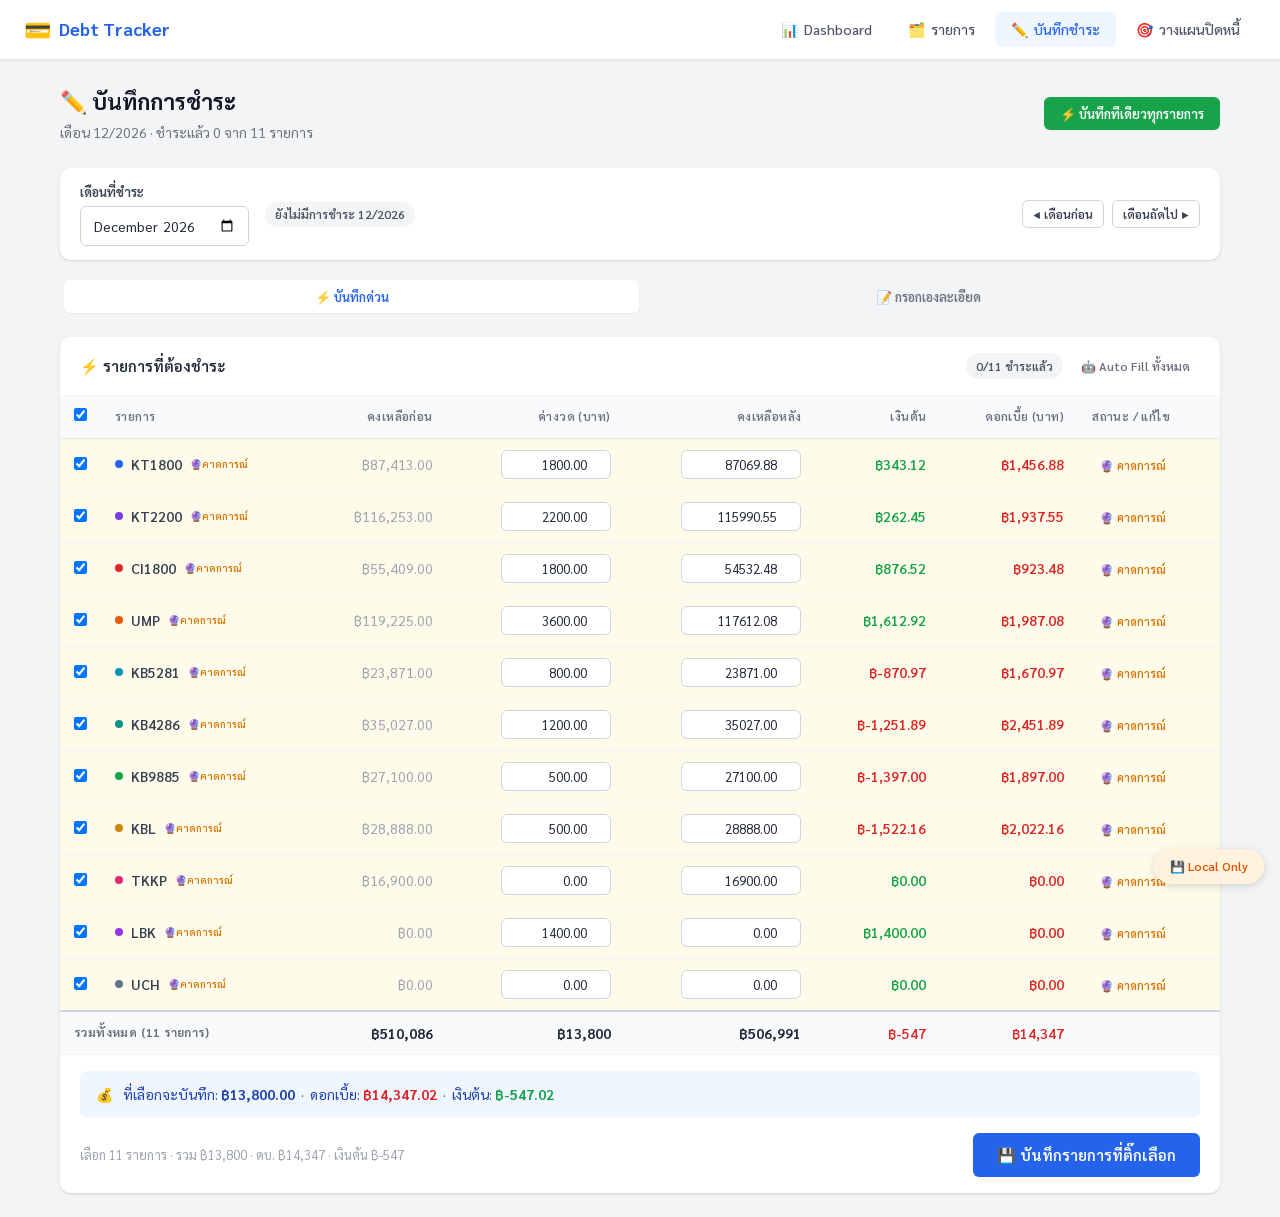
<file: payment.html>
<!DOCTYPE html>
<html lang="th">
<head>
  <meta charset="UTF-8" />
  <meta name="viewport" content="width=device-width, initial-scale=1.0" />
  <title>Debt Tracker — บันทึกการชำระ</title>
  <link rel="preconnect" href="https://fonts.googleapis.com" />
  <link href="https://fonts.googleapis.com/css2?family=Sarabun:wght@400;500;600;700&display=swap" rel="stylesheet" />
  <link rel="stylesheet" href="style.css" />
</head>
<body>

<!-- ── NAVBAR ── -->
<nav class="navbar">
  <div class="navbar-brand">
    <span class="emoji">💳</span>
    Debt Tracker
  </div>
  <ul class="navbar-nav">
    <li><a href="index.html">📊 <span class="label">Dashboard</span></a></li>
    <li><a href="loans.html">🗂️ <span class="label">รายการ</span></a></li>
    <li><a href="payment.html" class="active">✏️ <span class="label">บันทึกชำระ</span></a></li>
    <li><a href="plan.html">🎯 <span class="label">วางแผนปิดหนี้</span></a></li>
  </ul>
</nav>

<div class="container">

  <!-- ── PAGE HEADER ── -->
  <div class="page-header flex-between">
    <div>
      <div class="page-title">✏️ บันทึกการชำระ</div>
      <div class="page-subtitle" id="payment-subtitle">กำลังโหลด...</div>
    </div>
    <button class="btn btn-success" onclick="openBulkModal()">⚡ บันทึกทีเดียวทุกรายการ</button>
  </div>

  <!-- ── PERIOD SELECTOR ── -->
  <div class="card mb-16">
    <div class="card-body" style="padding:14px 20px">
      <div class="flex gap-16" style="align-items:center;flex-wrap:wrap">
        <div style="flex:0 0 auto">
          <label style="margin-bottom:4px">เดือนที่ชำระ</label>
          <input class="form-control" type="month" id="selected-period" style="width:auto" onchange="onPeriodChange()" />
        </div>
        <div id="period-summary" style="flex:1;min-width:200px"></div>
        <div class="flex gap-8">
          <button class="btn btn-outline btn-sm" onclick="prevMonth()">◀ เดือนก่อน</button>
          <button class="btn btn-outline btn-sm" onclick="nextMonth()">เดือนถัดไป ▶</button>
        </div>
      </div>
    </div>
  </div>

  <!-- ── TABS ── -->
  <div class="tabs" id="pay-tabs">
    <button class="tab-btn active" data-tab="tab-quick">⚡ บันทึกด่วน</button>
    <button class="tab-btn" data-tab="tab-manual">📝 กรอกเองละเอียด</button>
  </div>

  <!-- ══════════════════════════════════════════════════
       TAB: QUICK ENTRY (checklist style)
  ══════════════════════════════════════════════════ -->
  <div class="tab-content active" id="tab-quick">
    <div class="card">
      <div class="card-header">
        <div class="card-title">⚡ รายการที่ต้องชำระ</div>
        <div class="flex gap-8">
          <span class="chip" id="quick-done-chip">0/0 ชำระแล้ว</span>
          <button class="btn btn-ghost btn-sm" onclick="autoFillAll()">🤖 Auto Fill ทั้งหมด</button>
        </div>
      </div>
      <div class="card-body" style="padding:0" id="quick-list">
        <div class="empty-state"><div class="emoji">⏳</div><p>กำลังโหลด...</p></div>
      </div>
      <div style="padding:16px 20px;border-top:1px solid var(--gray-100)">
        <div class="alert alert-info mb-16" id="quick-total-alert" style="display:none"></div>
        <div class="flex-between" style="flex-wrap:wrap;gap:10px">
          <div id="quick-summary-text" class="text-sm text-muted"></div>
          <button class="btn btn-primary btn-lg" onclick="saveAllQuick()" id="btn-save-quick">
            💾 บันทึกรายการที่ติ๊กเลือก
          </button>
        </div>
      </div>
    </div>
  </div>

  <!-- ══════════════════════════════════════════════════
       TAB: MANUAL ENTRY (single payment form)
  ══════════════════════════════════════════════════ -->
  <div class="tab-content" id="tab-manual">
    <div style="display:grid;grid-template-columns:1fr 400px;gap:16px;align-items:start">

      <!-- Form -->
      <div class="card">
        <div class="card-header">
          <div class="card-title">📝 กรอกรายการชำระ</div>
        </div>
        <div class="card-body">
          <div class="form-group">
            <label>รายการ *</label>
            <select class="form-control" id="man-loan" onchange="onManLoanChange()">
              <option value="">— เลือกรายการ —</option>
            </select>
          </div>

          <div class="form-row">
            <div class="form-group">
              <label>ยอดคงเหลือก่อนชำระ (บาท)</label>
              <input class="form-control" id="man-balance-before" type="number" step="0.01"
                placeholder="ดึงจากระบบอัตโนมัติ" oninput="calcManual()" />
            </div>
            <div class="form-group">
              <label>ค่างวดที่จ่าย (บาท) *</label>
              <input class="form-control" id="man-amount" type="number" step="0.01"
                placeholder="0.00" oninput="calcManual()" />
            </div>
          </div>

          <!-- Auto-calc result -->
          <div class="card mb-16" style="background:var(--gray-50);box-shadow:none;border:1px solid var(--gray-200)" id="man-calc-card">
            <div class="card-body" style="padding:14px 16px">
              <div style="display:grid;grid-template-columns:1fr 1fr 1fr;gap:12px" id="man-calc-display">
                <div>
                  <div class="text-xs text-muted">ดอกเบี้ย</div>
                  <div class="fw-700" style="color:var(--danger)" id="man-disp-int">—</div>
                </div>
                <div>
                  <div class="text-xs text-muted">เงินต้นที่ลด</div>
                  <div class="fw-700" id="man-disp-prin">—</div>
                </div>
                <div>
                  <div class="text-xs text-muted">คงเหลือหลังชำระ</div>
                  <div class="fw-700" style="color:var(--success)" id="man-disp-after">—</div>
                </div>
              </div>
            </div>
          </div>

          <div class="form-row">
            <div class="form-group">
              <label>ดอกเบี้ย (บาท) — แก้ไขได้</label>
              <input class="form-control" id="man-interest" type="number" step="0.01"
                placeholder="คำนวณอัตโนมัติ" oninput="onManInterestChange()" />
              <div class="form-hint">ปรับถ้าต่างจากที่คำนวณ</div>
            </div>
            <div class="form-group">
              <label>คงเหลือหลังชำระ (บาท)</label>
              <input class="form-control" id="man-balance-after" type="number" step="0.01"
                placeholder="คำนวณอัตโนมัติ" oninput="onManBalanceAfterChange()" />
            </div>
          </div>

          <div class="form-group">
            <label>หมายเหตุ</label>
            <input class="form-control" id="man-notes" placeholder="(ไม่บังคับ)" />
          </div>

          <button class="btn btn-primary w-full btn-lg" onclick="saveManual()">💾 บันทึกการชำระ</button>
        </div>
      </div>

      <!-- Sidebar: recent for selected loan -->
      <div>
        <div class="card">
          <div class="card-header">
            <div class="card-title" id="sidebar-loan-name">📊 ข้อมูลรายการ</div>
          </div>
          <div class="card-body" id="sidebar-loan-detail">
            <div class="empty-state" style="padding:24px">
              <div class="emoji">☝️</div>
              <p>เลือกรายการ</p>
            </div>
          </div>
        </div>

        <div class="card mt-12">
          <div class="card-header">
            <div class="card-title">🕐 ชำระล่าสุด (รายการนี้)</div>
          </div>
          <div class="card-body" style="padding:0;max-height:320px;overflow-y:auto" id="sidebar-recent">
            <div style="padding:20px;text-align:center;color:var(--gray-400)">เลือกรายการ</div>
          </div>
        </div>
      </div>
    </div>
  </div>

</div><!-- /container -->

<!-- ══════════════════════════════════════════════════════════
     MODAL: BULK ENTRY
══════════════════════════════════════════════════════════ -->
<div class="modal-overlay" id="modal-bulk">
  <div class="modal" style="max-width:700px">
    <div class="modal-header">
      <div class="modal-title">⚡ บันทึกทีเดียวทุกรายการ</div>
      <button class="btn btn-ghost" onclick="closeModal('modal-bulk')">✕</button>
    </div>
    <div class="modal-body">
      <div class="alert alert-info mb-16">
        ระบบจะคำนวณดอกเบี้ยและเงินต้นให้อัตโนมัติจากยอดคงเหลือและอัตราดอกเบี้ย
      </div>
      <div id="bulk-period-label" class="fw-600 mb-16"></div>
      <div class="table-wrap">
        <table>
          <thead>
            <tr>
              <th>รายการ</th>
              <th class="text-right">คงเหลือ</th>
              <th class="text-right">ดอกเบี้ย</th>
              <th class="text-right">ค่างวด</th>
              <th class="text-right">เงินต้น</th>
              <th class="text-right">คงเหลือหลัง</th>
            </tr>
          </thead>
          <tbody id="bulk-table-body"></tbody>
          <tfoot id="bulk-table-foot"></tfoot>
        </table>
      </div>
    </div>
    <div class="modal-footer">
      <button class="btn btn-outline" onclick="closeModal('modal-bulk')">ยกเลิก</button>
      <button class="btn btn-primary" onclick="saveBulk()">💾 บันทึกทั้งหมด</button>
    </div>
  </div>
</div>

<div id="toast-container"></div>
<script src="app.js"></script>
<script>
// ─── STATE ───────────────────────────────────────────────────
let selectedPeriod = DateHelper.currentYM();
let quickEntries   = {};   // { loanId: { checked, amount, interest, principal, balanceAfter } }
let manInterestManual     = false;
let manBalanceAfterManual = false;

// ─── PAGE INIT ───────────────────────────────────────────────
function pageInit() {
  initTabs('#pay-tabs');
  document.getElementById('selected-period').value = selectedPeriod;
  populateManLoanSelect();
  renderQuickList();
  updatePeriodSummary();
}

// ─── PERIOD ──────────────────────────────────────────────────
function onPeriodChange() {
  selectedPeriod = document.getElementById('selected-period').value;
  renderQuickList();
  updatePeriodSummary();
}

function prevMonth() {
  selectedPeriod = DateHelper.addMonths(selectedPeriod, -1);
  document.getElementById('selected-period').value = selectedPeriod;
  renderQuickList();
  updatePeriodSummary();
}

function nextMonth() {
  selectedPeriod = DateHelper.addMonths(selectedPeriod, 1);
  document.getElementById('selected-period').value = selectedPeriod;
  renderQuickList();
  updatePeriodSummary();
}

function updatePeriodSummary() {
  const payments = (DB.getPayments() || []).filter(p => p.period === selectedPeriod);
  const loans    = (DB.getLoans()    || []).filter(l => l.status === 'active');
  const totalAmt = payments.reduce((s, p) => s + (p.amount   || 0), 0);
  const totalInt = payments.reduce((s, p) => s + (p.interest || 0), 0);
  const el       = document.getElementById('period-summary');

  el.innerHTML = payments.length === 0
    ? `<span class="chip">ยังไม่มีการชำระ ${DateHelper.toThai(selectedPeriod)}</span>`
    : `<div class="flex gap-12" style="flex-wrap:wrap">
         <span class="chip">✅ ชำระแล้ว ${payments.length}/${loans.length} รายการ</span>
         <span class="chip">💰 รวม ฿${Calc.fmt(totalAmt, 0)}</span>
         <span class="chip" style="background:var(--danger-light);color:var(--danger)">📈 ดบ. ฿${Calc.fmt(totalInt, 0)}</span>
       </div>`;
  document.getElementById('payment-subtitle').textContent =
    `เดือน ${DateHelper.toThai(selectedPeriod)} · ชำระแล้ว ${payments.length} จาก ${loans.length} รายการ`;
}

// ─── QUICK LIST ──────────────────────────────────────────────
/**
 * คำนวณ "ยอดคงเหลือ ณ ต้นเดือน period" สำหรับแต่ละ loan
 *
 * ลำดับความสำคัญ:
 * 1. มี payment บันทึกไว้ก่อน period → ใช้ balanceAfter ของเดือนล่าสุดก่อน period (ค่าจริง)
 * 2. ไม่มีก่อนหน้า แต่มี payment หลัง/เท่ากับ period → ย้อนกลับจาก earliest payment
 * 3. ไม่มีประวัติเลย → project ไปข้างหน้าจาก "anchor" ที่ดีที่สุด
 *    anchor = ยอด currentBalance ณ เดือนที่บันทึกล่าสุด (ถ้ามี) หรือ currentBalance ตอนนี้
 *    แล้ว simulate ตามสูตรดอกเบี้ยจนถึง period นั้น
 */
function getBalanceAtPeriodStart(loan, period, allPayments) {
  const loanPayments = allPayments.filter(p => p.loanId === loan.id);

  // ── กรณีที่ 1: มี payment บันทึกก่อน period ──
  const prior = loanPayments
    .filter(p => DateHelper.compare(p.period, period) < 0)
    .sort((a, b) => DateHelper.compare(b.period, a.period));

  if (prior.length > 0) {
    const latest = prior[0];
    // ถ้าเดือนก่อนหน้าติดกัน ใช้ได้เลย
    // ถ้ามีช่องว่าง (เดือน skip) → project ไปข้างหน้าจาก balanceAfter ของ latest
    const gapMonths = monthDiff(latest.period, period);
    if (gapMonths <= 1) return latest.balanceAfter;
    // มีช่องว่าง → simulate ไปข้างหน้า
    return simulateForward(latest.balanceAfter, loan, gapMonths - 1);
  }

  // ── กรณีที่ 2: ไม่มีก่อนหน้า แต่มี payment ที่ period นั้นเอง ──
  const atPeriod = loanPayments.find(p => p.period === period);
  if (atPeriod) {
    return atPeriod.balanceAfter + atPeriod.principal;
  }

  // ── กรณีที่ 3: ไม่มีประวัติก่อนหน้าเลย → project จาก anchor ──
  // หา anchor = payment ล่าสุดที่บันทึกไว้ (อาจเป็นเดือนหลัง period)
  if (loanPayments.length > 0) {
    const earliest = loanPayments.sort((a, b) => DateHelper.compare(a.period, b.period))[0];
    // ย้อนกลับจาก earliest ไปถึง period
    const monthsBack = monthDiff(period, earliest.period);
    const balBeforeEarliest = earliest.balanceAfter + earliest.principal;
    return simulateBackward(balBeforeEarliest, loan, monthsBack);
  }

  // ── ไม่มีประวัติเลย → หา anchor จาก currentBalance + currentYM แล้ว project ──
  const currentYM = DateHelper.currentYM();
  const diffFromNow = monthDiff(period, currentYM); // period → currentYM
  if (diffFromNow === 0) return loan.currentBalance;
  if (diffFromNow > 0) {
    // period อยู่ก่อน currentYM → ย้อนกลับ
    return simulateBackward(loan.currentBalance, loan, diffFromNow);
  } else {
    // period อยู่หลัง currentYM → ฉายไปข้างหน้า
    return simulateForward(loan.currentBalance, loan, -diffFromNow);
  }
}

/** จำลองการชำระไปข้างหน้า n เดือน จาก startBalance */
function simulateForward(startBalance, loan, months) {
  let b = startBalance;
  for (let i = 0; i < months; i++) {
    if (b <= 0) return 0;
    const int  = Calc.monthlyInterest(b, loan.interestRate);
    const prin = loan.monthlyPayment - int;
    b = Math.max(b - Math.max(prin, 0), 0);
  }
  return b;
}

/** ย้อนกลับ n เดือน จาก startBalance (คำนวณย้อน) */
function simulateBackward(startBalance, loan, months) {
  let b = startBalance;
  for (let i = 0; i < months; i++) {
    const int  = Calc.monthlyInterest(b, loan.interestRate);
    const prin = loan.monthlyPayment - int;
    b = b + Math.max(prin, 0);
  }
  return b;
}

function monthDiff(from, to) {
  const [fy, fm] = from.split('-').map(Number);
  const [ty, tm] = to.split('-').map(Number);
  return (ty - fy) * 12 + (tm - fm);
}

function renderQuickList() {
  const loans      = (DB.getLoans()    || []).filter(l => l.status === 'active');
  const allPayments = DB.getPayments() || [];
  const payments   = allPayments.filter(p => p.period === selectedPeriod);
  const paidMap    = Object.fromEntries(payments.map(p => [p.loanId, p]));
  const el         = document.getElementById('quick-list');

  // init entries — คำนวณยอดต้นเดือนสำหรับแต่ละ loan ที่ period นี้
  quickEntries = {};
  const isFuturePeriod = DateHelper.compare(selectedPeriod, DateHelper.currentYM()) > 0;

  loans.forEach(loan => {
    const balanceBefore = getBalanceAtPeriodStart(loan, selectedPeriod, allPayments);
    const paid = paidMap[loan.id];

    if (paid) {
      // มีการบันทึกแล้ว → ใช้ค่าจริง
      quickEntries[loan.id] = {
        checked:       false,
        amount:        paid.amount,
        interest:      paid.interest,
        principal:     paid.principal,
        balanceAfter:  paid.balanceAfter,
        balanceBefore,
        _autoAfter:    paid.balanceAfter,
        _editing:      false,
        _isForecast:   false
      };
    } else {
      // ยังไม่บันทึก → preview/คาดการณ์จากสูตร
      const int   = Calc.monthlyInterest(balanceBefore, loan.interestRate);
      const prin  = loan.monthlyPayment - int;
      const after = Math.max(balanceBefore - Math.max(prin, 0), 0);
      quickEntries[loan.id] = {
        checked:       !isFuturePeriod, // future period ไม่ tick อัตโนมัติ
        amount:        loan.monthlyPayment,
        interest:      int,
        principal:     prin,
        balanceAfter:  after,
        balanceBefore,
        _autoAfter:    after,
        _editing:      false,
        _isForecast:   true  // คาดการณ์ ยังไม่บันทึกจริง
      };
    }
  });

  if (loans.length === 0) {
    el.innerHTML = `<div class="empty-state"><div class="emoji">💡</div><p>ไม่มีรายการที่กำลังชำระ</p></div>`;
    return;
  }

  el.innerHTML = `
    ${isFuturePeriod ? `
    <div class="alert alert-warning" style="margin:12px 16px 0">
      🔮 <strong>เดือนคาดการณ์</strong> — ยอดทั้งหมดเป็นการประมาณจากสูตรดอกเบี้ย ยังไม่ได้บันทึกจริง
    </div>` : ''}
    <table>
      <thead>
        <tr>
          <th style="width:40px"><input type="checkbox" id="check-all" onchange="toggleAll(this.checked)" ${isFuturePeriod ? '' : 'checked'} /></th>
          <th>รายการ</th>
          <th class="text-right">คงเหลือก่อน</th>
          <th class="text-right">ค่างวด (บาท)</th>
          <th class="text-right">คงเหลือหลัง</th>
          <th class="text-right">เงินต้น</th>
          <th class="text-right">ดอกเบี้ย (บาท)</th>
          <th>สถานะ / แก้ไข</th>
        </tr>
      </thead>
      <tbody>
        ${loans.map(loan => renderQuickRow(loan, paidMap)).join('')}
      </tbody>
      <tfoot id="quick-tfoot"></tfoot>
    </table>`;

  updateQuickSummary();
}

function renderQuickRow(loan, paidMap) {
  const e         = quickEntries[loan.id];
  const paid      = paidMap[loan.id];
  const isPaid    = !!paid;
  const isEditing = isPaid && e._editing;
  const isForecast = e._isForecast; // ยังไม่บันทึก (ทั้ง past และ future)

  let rowBg = '';
  if (isPaid && !isEditing) rowBg = 'background:var(--success-light)';
  else if (isForecast)      rowBg = 'background:var(--warning-light)';

  const prinCls = e.principal >= 0 ? 'green-text' : 'red-text';
  const dis = (isPaid && !isEditing) ? 'disabled' : '';

  return `
  <tr id="qrow-${loan.id}" style="${rowBg}">
    <td>
      <input type="checkbox" id="qchk-${loan.id}"
        ${(isPaid || isEditing) ? 'disabled' : (e.checked ? 'checked' : '')}
        onchange="onQuickCheck('${loan.id}', this.checked)" />
    </td>
    <td>
      <div class="flex gap-8" style="align-items:center">
        <div style="width:8px;height:8px;border-radius:50%;background:${loan.color}"></div>
        <span class="fw-600">${loan.name}</span>
        ${isForecast ? `<span style="font-size:10px;color:var(--warning);font-weight:600">🔮คาดการณ์</span>` : ''}
      </div>
    </td>
    <td class="num ${isForecast ? 'text-muted' : ''}">฿${Calc.fmt(e.balanceBefore)}</td>
    <td style="text-align:right">
      <input type="number" class="form-control" style="width:110px;text-align:right;padding:5px 8px;font-size:13px;display:inline-block"
        id="qamt-${loan.id}" value="${e.amount.toFixed(2)}" ${dis}
        oninput="onQuickAmountChange('${loan.id}', this.value)" />
    </td>
    <td style="text-align:right">
      <input type="number" class="form-control" style="width:120px;text-align:right;padding:5px 8px;font-size:13px;display:inline-block"
        id="qafter-${loan.id}" value="${e.balanceAfter.toFixed(2)}" ${dis}
        oninput="onQuickAfterChange('${loan.id}', this.value)" />
    </td>
    <td class="num ${prinCls}" id="qprin-${loan.id}">฿${Calc.fmt(e.principal)}</td>
    <td class="num red-text" id="qint-${loan.id}">฿${Calc.fmt(e.interest)}</td>
    <td>
      ${isPaid && !isEditing ? `
        <div class="flex gap-8" style="align-items:center">
          <span class="badge badge-paid">✅ ชำระแล้ว</span>
          <button class="btn btn-ghost btn-sm" title="แก้ไข" onclick="startEditPaid('${loan.id}')">✏️</button>
        </div>` : ''}
      ${isPaid && isEditing ? `
        <div class="flex gap-8" style="align-items:center">
          <button class="btn btn-primary btn-sm" onclick="saveEditPaid('${loan.id}')">💾 บันทึก</button>
          <button class="btn btn-ghost btn-sm" onclick="cancelEditPaid('${loan.id}')">✕</button>
        </div>` : ''}
      ${!isPaid ? `
        <span class="badge" style="background:var(--warning-light);color:var(--warning);font-weight:600">
          🔮 คาดการณ์
        </span>` : ''}
    </td>
  </tr>`;
}

function startEditPaid(loanId) {
  quickEntries[loanId]._editing = true;
  const loans   = DB.getLoans() || [];
  const loan    = loans.find(l => l.id === loanId);
  const paidMap = Object.fromEntries(
    (DB.getPayments() || []).filter(p => p.period === selectedPeriod).map(p => [p.loanId, p])
  );
  const row = document.getElementById(`qrow-${loanId}`);
  if (row) row.outerHTML = renderQuickRow(loan, paidMap);
}

function cancelEditPaid(loanId) {
  quickEntries[loanId]._editing = false;
  const loans   = DB.getLoans() || [];
  const loan    = loans.find(l => l.id === loanId);
  const paidMap = Object.fromEntries(
    (DB.getPayments() || []).filter(p => p.period === selectedPeriod).map(p => [p.loanId, p])
  );
  const row = document.getElementById(`qrow-${loanId}`);
  if (row) row.outerHTML = renderQuickRow(loan, paidMap);
}

function saveEditPaid(loanId) {
  const amtInput   = parseFloat(document.getElementById(`qamt-${loanId}`)?.value)   || 0;
  const afterInput = parseFloat(document.getElementById(`qafter-${loanId}`)?.value);
  if (isNaN(afterInput)) { toast('กรุณากรอกคงเหลือหลัง', 'error'); return; }

  const e           = quickEntries[loanId];
  const balanceBefore = e.balanceBefore;
  const principal   = balanceBefore - afterInput;
  const interest    = amtInput - principal;

  const payments = DB.getPayments() || [];
  const loans    = DB.getLoans()    || [];
  const pIdx     = payments.findIndex(p => p.loanId === loanId && p.period === selectedPeriod);

  if (pIdx !== -1) {
    payments[pIdx] = {
      ...payments[pIdx],
      amount:       amtInput,
      interest,
      principal,
      balanceAfter: afterInput,
      updatedAt:    new Date().toISOString()
    };
  }

  // อัปเดต currentBalance ของ loan ถ้าเดือนนี้เป็นเดือนล่าสุด
  const latestPeriod = (DB.getPayments() || [])
    .filter(p => p.loanId === loanId)
    .reduce((max, p) => DateHelper.compare(p.period, max) > 0 ? p.period : max, '0000-00');

  if (selectedPeriod === latestPeriod || pIdx === -1) {
    const lIdx = loans.findIndex(l => l.id === loanId);
    if (lIdx !== -1) loans[lIdx].currentBalance = afterInput;
  }

  DB.savePayments(payments);
  DB.saveLoans(loans);
  toast('✅ แก้ไขเรียบร้อย', 'success');

  quickEntries[loanId]._editing = false;
  renderQuickList();
  updatePeriodSummary();
}

function toggleAll(checked) {
  const loans = (DB.getLoans() || []).filter(l => l.status === 'active');
  const paidIds = new Set((DB.getPayments() || []).filter(p => p.period === selectedPeriod).map(p => p.loanId));
  loans.forEach(loan => {
    if (!paidIds.has(loan.id)) {
      const chk = document.getElementById(`qchk-${loan.id}`);
      if (chk && !chk.disabled) { chk.checked = checked; quickEntries[loan.id].checked = checked; }
    }
  });
  updateQuickSummary();
}

function onQuickCheck(loanId, checked) {
  if (quickEntries[loanId]) quickEntries[loanId].checked = checked;
  updateQuickSummary();
}

function onQuickAmountChange(loanId, val) {
  const amount = parseFloat(val) || 0;
  const loan   = (DB.getLoans() || []).find(l => l.id === loanId);
  if (!loan) return;

  const e           = quickEntries[loanId] || {};
  const balBefore   = e.balanceBefore ?? loan.currentBalance;
  const afterInput  = parseFloat(document.getElementById(`qafter-${loanId}`)?.value);
  const intRate     = Calc.monthlyInterest(balBefore, loan.interestRate);

  let balanceAfter, principal, interest;

  if (!isNaN(afterInput) && afterInput !== e._autoAfter) {
    // user กรอก balanceAfter เองไว้ → คำนวณย้อนกลับ
    balanceAfter = afterInput;
    principal    = balBefore - balanceAfter;
    interest     = amount - principal;
  } else {
    // คำนวณจาก rate
    principal    = amount - intRate;
    balanceAfter = Math.max(balBefore - Math.max(principal, 0), 0);
    interest     = intRate;
    const afterEl = document.getElementById(`qafter-${loanId}`);
    if (afterEl) afterEl.value = balanceAfter.toFixed(2);
    quickEntries[loanId]._autoAfter = balanceAfter;
  }

  quickEntries[loanId] = { ...e, amount, interest, principal, balanceAfter };
  const intEl  = document.getElementById(`qint-${loanId}`);
  const prinEl = document.getElementById(`qprin-${loanId}`);
  if (intEl)  intEl.textContent  = '฿' + Calc.fmt(interest);
  if (prinEl) { prinEl.textContent = '฿' + Calc.fmt(principal); prinEl.className = `num ${principal >= 0 ? 'green-text' : 'red-text'}`; }
  updateQuickSummary();
}

function onQuickAfterChange(loanId, val) {
  const balanceAfter = parseFloat(val);
  if (isNaN(balanceAfter)) return;
  const loan = (DB.getLoans() || []).find(l => l.id === loanId);
  if (!loan) return;

  const e       = quickEntries[loanId] || {};
  const balBefore = e.balanceBefore ?? loan.currentBalance;
  const amount  = parseFloat(document.getElementById(`qamt-${loanId}`)?.value) || 0;
  const principal = balBefore - balanceAfter;
  const interest  = amount - principal;

  quickEntries[loanId] = { ...e, balanceAfter, principal, interest, _autoAfter: null };

  const intEl  = document.getElementById(`qint-${loanId}`);
  const prinEl = document.getElementById(`qprin-${loanId}`);
  if (intEl)  intEl.textContent  = '฿' + Calc.fmt(interest);
  if (prinEl) { prinEl.textContent = '฿' + Calc.fmt(principal); prinEl.className = `num ${principal >= 0 ? 'green-text' : 'red-text'}`; }
  updateQuickSummary();
}

function autoFillAll() {
  const loans = (DB.getLoans() || []).filter(l => l.status === 'active');
  const paidIds = new Set((DB.getPayments() || []).filter(p => p.period === selectedPeriod).map(p => p.loanId));
  loans.forEach(loan => {
    if (!paidIds.has(loan.id)) {
      document.getElementById(`qamt-${loan.id}`).value = loan.monthlyPayment.toFixed(2);
      onQuickAmountChange(loan.id, loan.monthlyPayment);
      const chk = document.getElementById(`qchk-${loan.id}`);
      if (chk && !chk.disabled) { chk.checked = true; quickEntries[loan.id].checked = true; }
    }
  });
  updateQuickSummary();
}

function updateQuickSummary() {
  const allEntries  = Object.entries(quickEntries);
  const selected    = allEntries.filter(([, e]) => e.checked);
  const allE        = allEntries; // ทุกแถว (รวม paid และ forecast)

  // ── ยอดรวมที่เลือก (จะบันทึก) ──
  const selAmt   = selected.reduce((s, [, e]) => s + e.amount,      0);
  const selInt   = selected.reduce((s, [, e]) => s + e.interest,    0);
  const selPrin  = selected.reduce((s, [, e]) => s + e.principal,   0);

  // ── ยอดรวมทั้งหมดในตาราง ──
  const totalBefore = allE.reduce((s, [, e]) => s + (e.balanceBefore || 0), 0);
  const totalAmt    = allE.reduce((s, [, e]) => s + e.amount,   0);
  const totalAfter  = allE.reduce((s, [, e]) => s + e.balanceAfter,  0);
  const totalPrin   = allE.reduce((s, [, e]) => s + e.principal, 0);
  const totalInt    = allE.reduce((s, [, e]) => s + e.interest,  0);

  const loans = (DB.getLoans() || []).filter(l => l.status === 'active');
  const paidLoanIds = new Set(
    (DB.getPayments() || [])
      .filter(p => p.period === selectedPeriod)
      .map(p => p.loanId)
  );
  const paidN = paidLoanIds.size;

  document.getElementById('quick-done-chip').textContent =
    `${paidN}/${loans.length} ชำระแล้ว`;
  document.getElementById('quick-summary-text').textContent =
    selected.length > 0
      ? `เลือก ${selected.length} รายการ · รวม ฿${Calc.fmt(selAmt,0)} · ดบ. ฿${Calc.fmt(selInt,0)} · เงินต้น ฿${Calc.fmt(selPrin,0)}`
      : '';

  // ── alert ──
  const alertEl = document.getElementById('quick-total-alert');
  if (selected.length > 0) {
    alertEl.style.display = 'flex';
    alertEl.innerHTML = `<span>💰</span><span>ที่เลือกจะบันทึก: <strong>฿${Calc.fmt(selAmt)}</strong> &nbsp;·&nbsp; ดอกเบี้ย: <strong style="color:var(--danger)">฿${Calc.fmt(selInt)}</strong> &nbsp;·&nbsp; เงินต้น: <strong style="color:var(--success)">฿${Calc.fmt(selPrin)}</strong></span>`;
  } else {
    alertEl.style.display = 'none';
  }

  // ── tfoot summary row ──
  const tfoot = document.getElementById('quick-tfoot');
  if (!tfoot) return;
  const prinCls = totalPrin >= 0 ? 'green-text' : 'red-text';
  tfoot.innerHTML = `
    <tr style="background:var(--gray-50);border-top:2px solid var(--gray-300)">
      <td colspan="2" style="padding:10px 14px;font-size:12px;font-weight:700;color:var(--gray-500);text-transform:uppercase;letter-spacing:.4px">
        รวมทั้งหมด (${allE.length} รายการ)
      </td>
      <td class="num fw-700" style="padding:10px 14px">฿${Calc.fmt(totalBefore, 0)}</td>
      <td class="num fw-700" style="padding:10px 14px">฿${Calc.fmt(totalAmt, 0)}</td>
      <td class="num fw-700" style="padding:10px 14px">฿${Calc.fmt(totalAfter, 0)}</td>
      <td class="num fw-700 ${prinCls}" style="padding:10px 14px">฿${Calc.fmt(totalPrin, 0)}</td>
      <td class="num fw-700 red-text" style="padding:10px 14px">฿${Calc.fmt(totalInt, 0)}</td>
      <td style="padding:10px 14px"></td>
    </tr>`;
}

function saveAllQuick() {
  const selected = Object.entries(quickEntries).filter(([, e]) => e.checked && e.amount > 0);
  if (selected.length === 0) { toast('กรุณาเลือกรายการที่จะบันทึก', 'error'); return; }

  const loans    = DB.getLoans()    || [];
  const now      = new Date().toISOString();

  selected.forEach(([loanId, entry]) => {
    // อ่าน balanceAfter จาก input จริง
    const afterInput   = parseFloat(document.getElementById(`qafter-${loanId}`)?.value);
    const balanceAfter = !isNaN(afterInput) ? afterInput : entry.balanceAfter;
    const balanceBefore = entry.balanceBefore;

    // สูตร: เงินต้น = ยอดก่อน - ยอดหลัง, ดอกเบี้ย = ค่างวด - เงินต้น
    const principal = balanceBefore - balanceAfter;
    const interest  = entry.amount - principal;

    DB.upsertPayment({
      id: genId('pay'), loanId, period: selectedPeriod,
      amount:       entry.amount,
      interest:     interest,
      principal:    principal,
      balanceAfter: balanceAfter,
      notes:        '',
      createdAt:    now
    });
    // Update loan balance
    const idx = loans.findIndex(l => l.id === loanId);
    if (idx !== -1) loans[idx].currentBalance = balanceAfter;
  });

  DB.saveLoans(loans);
  toast(`✅ บันทึก ${selected.length} รายการ เดือน ${DateHelper.toThai(selectedPeriod)} เรียบร้อย`, 'success');
  renderQuickList();
  updatePeriodSummary();
}

// ─── MANUAL FORM ─────────────────────────────────────────────
function populateManLoanSelect() {
  const loans = (DB.getLoans() || []).filter(l => l.status === 'active');
  const sel   = document.getElementById('man-loan');
  const cur   = sel.value;
  sel.innerHTML = `<option value="">— เลือกรายการ —</option>` +
    loans.map(l => `<option value="${l.id}" ${cur === l.id ? 'selected' : ''}>${l.name}</option>`).join('');
}

function onManLoanChange() {
  const loanId  = document.getElementById('man-loan').value;
  const loan    = (DB.getLoans() || []).find(l => l.id === loanId);
  manInterestManual     = false;
  manBalanceAfterManual = false;

  if (!loan) {
    document.getElementById('sidebar-loan-name').textContent   = '📊 ข้อมูลรายการ';
    document.getElementById('sidebar-loan-detail').innerHTML   = `<div class="empty-state" style="padding:24px"><div class="emoji">☝️</div><p>เลือกรายการ</p></div>`;
    document.getElementById('sidebar-recent').innerHTML        = `<div style="padding:20px;text-align:center;color:var(--gray-400)">เลือกรายการ</div>`;
    document.getElementById('man-balance-before').value = '';
    document.getElementById('man-amount').value         = '';
    document.getElementById('man-interest').value       = '';
    document.getElementById('man-balance-after').value  = '';
    clearManCalc();
    return;
  }

  // Pre-fill
  document.getElementById('man-balance-before').value = loan.currentBalance;
  document.getElementById('man-amount').value         = loan.monthlyPayment;
  calcManual();
  renderSidebar(loan);
  renderSidebarRecent(loan.id);
}

function calcManual() {
  const balance = parseFloat(document.getElementById('man-balance-before').value) || 0;
  const amount  = parseFloat(document.getElementById('man-amount').value)         || 0;
  const loanId  = document.getElementById('man-loan').value;
  const loan    = (DB.getLoans() || []).find(l => l.id === loanId);
  if (!loan || balance <= 0) { clearManCalc(); return; }

  const balAfterInput = parseFloat(document.getElementById('man-balance-after').value);

  let interest, principal, after;

  if (manBalanceAfterManual && !isNaN(balAfterInput)) {
    // สูตรใหม่: มี balanceAfter → คำนวณย้อนกลับ
    after     = balAfterInput;
    principal = balance - after;
    interest  = amount - principal;
  } else {
    // ยังไม่กรอก balanceAfter → คำนวณจาก rate ก่อน
    interest  = Calc.monthlyInterest(balance, loan.interestRate);
    principal = amount - interest;
    after     = Math.max(balance - Math.max(principal, 0), 0);
  }

  document.getElementById('man-disp-int').textContent   = '฿' + Calc.fmt(interest);
  document.getElementById('man-disp-prin').textContent  = '฿' + Calc.fmt(principal);
  document.getElementById('man-disp-prin').style.color  = principal >= 0 ? 'var(--success)' : 'var(--danger)';
  document.getElementById('man-disp-after').textContent = '฿' + Calc.fmt(after);

  if (!manInterestManual)     document.getElementById('man-interest').value     = interest.toFixed(2);
  if (!manBalanceAfterManual) document.getElementById('man-balance-after').value = after.toFixed(2);
}

function onManInterestChange() {
  manInterestManual = true;
  const balance = parseFloat(document.getElementById('man-balance-before').value) || 0;
  const amount  = parseFloat(document.getElementById('man-amount').value)         || 0;
  const int     = parseFloat(document.getElementById('man-interest').value)       || 0;
  const prin    = amount - int;
  const after   = Math.max(balance - Math.max(prin, 0), 0);
  document.getElementById('man-disp-prin').textContent  = '฿' + Calc.fmt(prin);
  document.getElementById('man-disp-int').textContent   = '฿' + Calc.fmt(int);
  document.getElementById('man-disp-after').textContent = '฿' + Calc.fmt(after);
  if (!manBalanceAfterManual) document.getElementById('man-balance-after').value = after.toFixed(2);
}

function onManBalanceAfterChange() {
  manBalanceAfterManual = true;
  const balance = parseFloat(document.getElementById('man-balance-before').value) || 0;
  const amount  = parseFloat(document.getElementById('man-amount').value)         || 0;
  const after   = parseFloat(document.getElementById('man-balance-after').value);
  if (isNaN(after)) return;
  // สูตรใหม่: เงินต้น = ยอดก่อน - ยอดหลัง, ดอกเบี้ย = ค่างวด - เงินต้น
  const principal = balance - after;
  const interest  = amount - principal;
  document.getElementById('man-disp-prin').textContent  = '฿' + Calc.fmt(principal);
  document.getElementById('man-disp-prin').style.color  = principal >= 0 ? 'var(--success)' : 'var(--danger)';
  document.getElementById('man-disp-int').textContent   = '฿' + Calc.fmt(interest);
  document.getElementById('man-disp-after').textContent = '฿' + Calc.fmt(after);
  if (!manInterestManual) document.getElementById('man-interest').value = interest.toFixed(2);
}

function clearManCalc() {
  document.getElementById('man-disp-int').textContent   = '—';
  document.getElementById('man-disp-prin').textContent  = '—';
  document.getElementById('man-disp-after').textContent = '—';
}

function saveManual() {
  const loanId    = document.getElementById('man-loan').value;
  const amount    = parseFloat(document.getElementById('man-amount').value)         || 0;
  const balBefore = parseFloat(document.getElementById('man-balance-before').value) || 0;
  const balAfter  = parseFloat(document.getElementById('man-balance-after').value);
  const notes     = document.getElementById('man-notes').value.trim();

  if (!loanId)     { toast('กรุณาเลือกรายการ', 'error'); return; }
  if (amount <= 0) { toast('กรุณากรอกค่างวด', 'error');      return; }

  // ถ้ากรอก balanceAfter → ใช้สูตรใหม่
  // ถ้าไม่ได้กรอก → ใช้สูตรดอกเบี้ยเดิม
  let balanceAfter, principal, interest;
  const loan = (DB.getLoans() || []).find(l => l.id === loanId);

  if (manBalanceAfterManual && !isNaN(balAfter)) {
    balanceAfter = balAfter;
    principal    = balBefore - balanceAfter;
    interest     = amount - principal;
  } else {
    const intRate = loan ? Calc.monthlyInterest(balBefore, loan.interestRate) : 0;
    interest      = parseFloat(document.getElementById('man-interest').value) || intRate;
    principal     = amount - interest;
    balanceAfter  = isNaN(balAfter)
      ? Math.max(balBefore - Math.max(principal, 0), 0)
      : balAfter;
  }

  const loans    = DB.getLoans()    || [];

  // มีรายการนี้ในเดือนนี้อยู่แล้วหรือยัง (จะเป็นการแก้ทับ ไม่ใช่เพิ่มใหม่)
  const alreadyPaid = (DB.getPayments() || [])
    .some(p => p.loanId === loanId && p.period === selectedPeriod);

  DB.upsertPayment({
    id: genId('pay'), loanId, period: selectedPeriod,
    amount, interest, principal, balanceAfter, notes,
    createdAt: new Date().toISOString()
  });

  const idx = loans.findIndex(l => l.id === loanId);
  if (idx !== -1) loans[idx].currentBalance = balanceAfter;

  DB.saveLoans(loans);

  const loanName = loans.find(l => l.id === loanId)?.name || '';
  toast(
    alreadyPaid
      ? `✏️ อัปเดต "${loanName}" เดือน ${DateHelper.toThai(selectedPeriod)} (ทับรายการเดิม)`
      : `✅ บันทึก "${loanName}" เดือน ${DateHelper.toThai(selectedPeriod)} เรียบร้อย`,
    'success'
  );

  // reset form
  manInterestManual     = false;
  manBalanceAfterManual = false;
  document.getElementById('man-loan').value            = '';
  document.getElementById('man-balance-before').value  = '';
  document.getElementById('man-amount').value          = '';
  document.getElementById('man-interest').value        = '';
  document.getElementById('man-balance-after').value   = '';
  document.getElementById('man-notes').value           = '';
  clearManCalc();
  renderSidebar(null);
  populateManLoanSelect();
  renderQuickList();
  updatePeriodSummary();
}

// ─── SIDEBAR ─────────────────────────────────────────────────
function renderSidebar(loan) {
  const nameEl   = document.getElementById('sidebar-loan-name');
  const detailEl = document.getElementById('sidebar-loan-detail');
  if (!loan) {
    nameEl.textContent = '📊 ข้อมูลรายการ';
    detailEl.innerHTML = `<div class="empty-state" style="padding:24px"><div class="emoji">☝️</div><p>เลือกรายการ</p></div>`;
    return;
  }
  const pct    = Calc.progressPct(loan.originalAmount, loan.currentBalance);
  const intNow = Calc.monthlyInterest(loan.currentBalance, loan.interestRate);
  const months = Calc.monthsToPayoff(loan.currentBalance, loan.monthlyPayment, loan.interestRate);
  nameEl.innerHTML = `<div style="width:10px;height:10px;border-radius:50%;background:${loan.color};display:inline-block;margin-right:6px"></div>${loan.name}`;
  detailEl.innerHTML = `
    <div style="display:grid;gap:10px">
      <div><div class="text-xs text-muted">ยอดคงเหลือ</div>
        <div class="fw-700" style="font-size:18px;color:var(--danger)">฿${Calc.fmt(loan.currentBalance)}</div></div>
      <div class="progress-wrap"><div class="progress-bar blue" style="width:${pct}%"></div></div>
      <div class="text-xs text-muted">ชำระแล้ว ${pct.toFixed(1)}% จาก ฿${Calc.fmt(loan.originalAmount)}</div>
      <div class="divider"></div>
      <div style="display:grid;grid-template-columns:1fr 1fr;gap:8px">
        <div><div class="text-xs text-muted">ค่างวด/เดือน</div><div class="fw-600">฿${Calc.fmt(loan.monthlyPayment,0)}</div></div>
        <div><div class="text-xs text-muted">ดอกเบี้ย/เดือน</div><div class="fw-600" style="color:var(--danger)">฿${Calc.fmt(intNow)}</div></div>
        <div><div class="text-xs text-muted">อัตราดอกเบี้ย</div><div class="fw-600">${loan.interestRate.toFixed(4)}%/เดือน</div></div>
        ${months ? `<div><div class="text-xs text-muted">คาดปิดใน</div><div class="fw-600">${months} เดือน</div></div>` : ''}
      </div>
    </div>`;
}

function renderSidebarRecent(loanId) {
  const payments = (DB.getPayments() || []).filter(p => p.loanId === loanId)
    .sort((a, b) => DateHelper.compare(b.period, a.period)).slice(0, 10);
  const el = document.getElementById('sidebar-recent');
  if (payments.length === 0) {
    el.innerHTML = `<div style="padding:20px;text-align:center;color:var(--gray-400)">ยังไม่มีประวัติ</div>`;
    return;
  }
  el.innerHTML = payments.map(p => `
    <div style="padding:10px 16px;border-bottom:1px solid var(--gray-100)">
      <div class="flex-between">
        <span class="fw-600 text-sm">${DateHelper.toThai(p.period)}</span>
        <span class="text-sm fw-600">฿${Calc.fmt(p.amount,0)}</span>
      </div>
      <div class="flex gap-12 text-xs text-muted mt-8">
        <span>ดบ. ฿${Calc.fmt(p.interest,0)}</span>
        <span>ต้น ฿${Calc.fmt(p.principal,0)}</span>
        <span>คงเหลือ ฿${Calc.fmt(p.balanceAfter,0)}</span>
      </div>
    </div>`).join('');
}

// ─── BULK MODAL ──────────────────────────────────────────────
function openBulkModal() {
  const loans  = (DB.getLoans() || []).filter(l => l.status === 'active');
  const paidSet = new Set((DB.getPayments() || []).filter(p => p.period === selectedPeriod).map(p => p.loanId));
  const unpaid  = loans.filter(l => !paidSet.has(l.id));

  document.getElementById('bulk-period-label').textContent = `เดือน ${DateHelper.toThai(selectedPeriod)}`;

  if (unpaid.length === 0) {
    toast(`เดือน ${DateHelper.toThai(selectedPeriod)} ชำระครบทุกรายการแล้ว!`, 'success');
    return;
  }

  let totalAmt = 0, totalInt = 0, totalPrin = 0;
  const rows = unpaid.map(loan => {
    const int   = Calc.monthlyInterest(loan.currentBalance, loan.interestRate);
    const prin  = loan.monthlyPayment - int;
    const after = Math.max(loan.currentBalance - Math.max(prin, 0), 0);
    totalAmt  += loan.monthlyPayment;
    totalInt  += int;
    totalPrin += prin;
    return `<tr>
      <td><div class="flex gap-8" style="align-items:center">
        <div style="width:8px;height:8px;border-radius:50%;background:${loan.color}"></div>
        <span class="fw-600">${loan.name}</span></div></td>
      <td class="num">฿${Calc.fmt(loan.currentBalance)}</td>
      <td class="num red-text">฿${Calc.fmt(int)}</td>
      <td class="num">฿${Calc.fmt(loan.monthlyPayment)}</td>
      <td class="num ${prin >= 0 ? 'green-text' : 'red-text'}">฿${Calc.fmt(prin)}</td>
      <td class="num">฿${Calc.fmt(after)}</td>
    </tr>`;
  }).join('');

  document.getElementById('bulk-table-body').innerHTML = rows;
  document.getElementById('bulk-table-foot').innerHTML = `
    <tr style="background:var(--gray-50);font-weight:700">
      <td colspan="2">รวม ${unpaid.length} รายการ</td>
      <td class="num red-text">฿${Calc.fmt(totalInt)}</td>
      <td class="num">฿${Calc.fmt(totalAmt)}</td>
      <td class="num ${totalPrin >= 0 ? 'green-text' : 'red-text'}">฿${Calc.fmt(totalPrin)}</td>
      <td></td>
    </tr>`;

  openModal('modal-bulk');
}

function saveBulk() {
  const loans   = DB.getLoans()    || [];
  const paidSet  = new Set((DB.getPayments() || []).filter(p => p.period === selectedPeriod).map(p => p.loanId));
  const now      = new Date().toISOString();
  let count      = 0;

  loans.filter(l => l.status === 'active' && !paidSet.has(l.id)).forEach(loan => {
    const int   = Calc.monthlyInterest(loan.currentBalance, loan.interestRate);
    const prin  = loan.monthlyPayment - int;
    const after = Math.max(loan.currentBalance - Math.max(prin, 0), 0);
    DB.upsertPayment({
      id: genId('pay'), loanId: loan.id, period: selectedPeriod,
      amount: loan.monthlyPayment, interest: int, principal: prin,
      balanceAfter: after, notes: 'bulk', createdAt: now
    });
    const idx = loans.findIndex(l => l.id === loan.id);
    if (idx !== -1) loans[idx].currentBalance = after;
    count++;
  });

  DB.saveLoans(loans);
  closeModal('modal-bulk');
  toast(`✅ บันทึก ${count} รายการ เดือน ${DateHelper.toThai(selectedPeriod)} เรียบร้อย`, 'success');
  renderQuickList();
  updatePeriodSummary();
}
</script>
</body>
</html>
</file>
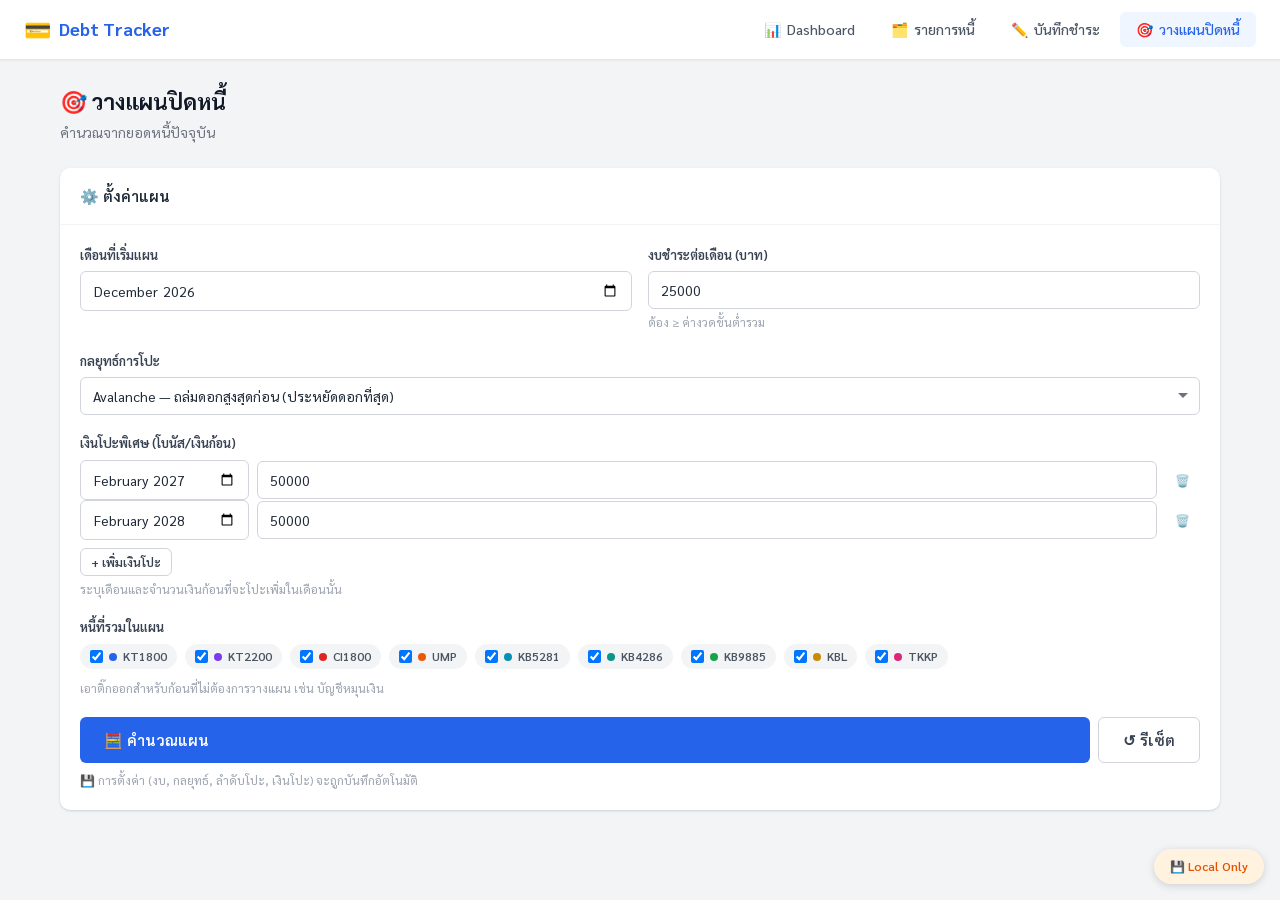
<file: plan.html>
<!DOCTYPE html>
<html lang="th">
<head>
  <meta charset="UTF-8" />
  <meta name="viewport" content="width=device-width, initial-scale=1.0" />
  <title>Debt Tracker — วางแผนปิดหนี้</title>
  <link rel="preconnect" href="https://fonts.googleapis.com" />
  <link href="https://fonts.googleapis.com/css2?family=Sarabun:wght@400;500;600;700&display=swap" rel="stylesheet" />
  <link rel="stylesheet" href="style.css" />
</head>
<body>

<!-- ── NAVBAR ── -->
<nav class="navbar">
  <div class="navbar-brand">
    <span class="emoji">💳</span>
    Debt Tracker
  </div>
  <ul class="navbar-nav">
    <li><a href="index.html">📊 <span class="label">Dashboard</span></a></li>
    <li><a href="loans.html">🗂️ <span class="label">รายการหนี้</span></a></li>
    <li><a href="payment.html">✏️ <span class="label">บันทึกชำระ</span></a></li>
    <li><a href="plan.html" class="active">🎯 <span class="label">วางแผนปิดหนี้</span></a></li>
  </ul>
</nav>

<div class="container">

  <!-- ── PAGE HEADER ── -->
  <div class="page-header flex-between">
    <div>
      <div class="page-title">🎯 วางแผนปิดหนี้</div>
      <div class="page-subtitle" id="plan-subtitle">คำนวณจากยอดหนี้ปัจจุบัน</div>
    </div>
  </div>

  <!-- ── SETTINGS ── -->
  <div class="card mb-16">
    <div class="card-header">
      <div class="card-title">⚙️ ตั้งค่าแผน</div>
    </div>
    <div class="card-body">
      <div class="form-row">
        <div class="form-group">
          <label>เดือนที่เริ่มแผน</label>
          <input class="form-control" type="month" id="plan-start" />
        </div>
        <div class="form-group">
          <label>งบชำระต่อเดือน (บาท)</label>
          <input class="form-control" type="number" id="plan-budget" value="25000" step="500" />
          <div class="form-hint">ต้อง ≥ ค่างวดขั้นต่ำรวม</div>
        </div>
      </div>

      <div class="form-group">
        <label>กลยุทธ์การโปะ</label>
        <select class="form-control" id="plan-strategy" onchange="onStrategyChange()">
          <option value="avalanche">Avalanche — ถล่มดอกสูงสุดก่อน (ประหยัดดอกที่สุด)</option>
          <option value="snowball">Snowball — ถล่มยอดเล็กสุดก่อน (เห็นผลเร็ว กำลังใจดี)</option>
          <option value="custom">กำหนดลำดับเอง — จัดลำดับก้อนที่จะโปะก่อน-หลัง</option>
        </select>
      </div>

      <!-- ลำดับโปะแบบกำหนดเอง -->
      <div class="form-group" id="custom-order-group" style="display:none">
        <label>ลำดับการโปะ (บนสุด = โปะก่อน)</label>
        <div id="custom-order-list"></div>
        <div class="form-hint">ใช้ปุ่ม ▲▼ จัดลำดับก้อนที่จะทุ่มเงินโปะก่อน จ่ายขั้นต่ำครบทุกก้อนเหมือนเดิม</div>
      </div>

      <div class="form-group">
        <label>เงินโปะพิเศษ (โบนัส/เงินก้อน)</label>
        <div id="extra-list"></div>
        <button class="btn btn-outline btn-sm mt-8" onclick="addExtraRow()">+ เพิ่มเงินโปะ</button>
        <div class="form-hint">ระบุเดือนและจำนวนเงินก้อนที่จะโปะเพิ่มในเดือนนั้น</div>
      </div>

      <div class="form-group">
        <label>หนี้ที่รวมในแผน</label>
        <div id="loan-select-list" class="flex gap-8" style="flex-wrap:wrap"></div>
        <div class="form-hint">เอาติ๊กออกสำหรับก้อนที่ไม่ต้องการวางแผน เช่น บัญชีหมุนเงิน</div>
      </div>

      <div class="flex gap-8">
        <button class="btn btn-primary btn-lg" style="flex:1" onclick="runPlan()">🧮 คำนวณแผน</button>
        <button class="btn btn-outline btn-lg" onclick="resetPlanSettings()" title="ล้างการตั้งค่ากลับค่าเริ่มต้น">↺ รีเซ็ต</button>
      </div>
      <div class="form-hint mt-8">💾 การตั้งค่า (งบ, กลยุทธ์, ลำดับโปะ, เงินโปะ) จะถูกบันทึกอัตโนมัติ</div>
    </div>
  </div>

  <!-- ── RESULT: SUMMARY ── -->
  <div class="stats-grid" id="plan-stats" style="display:none">
    <div class="stat-card red">
      <div class="stat-label">หนี้รวมตั้งต้น</div>
      <div class="stat-value red" id="ps-total">-</div>
      <div class="stat-sub" id="ps-count">-</div>
    </div>
    <div class="stat-card orange">
      <div class="stat-label">ดอกเบี้ยรวมที่จ่าย</div>
      <div class="stat-value orange" id="ps-interest">-</div>
      <div class="stat-sub">ตลอดแผน</div>
    </div>
    <div class="stat-card green">
      <div class="stat-label">ปิดหนี้ครบ</div>
      <div class="stat-value green" id="ps-payoff">-</div>
      <div class="stat-sub" id="ps-months">-</div>
    </div>
    <div class="stat-card blue">
      <div class="stat-label">ค่างวดขั้นต่ำรวม</div>
      <div class="stat-value" id="ps-min">-</div>
      <div class="stat-sub" id="ps-free">-</div>
    </div>
  </div>

  <!-- ── RESULT: WARNING ── -->
  <div id="plan-warning"></div>

  <!-- ── RESULT: PAYOFF ORDER ── -->
  <div class="card mb-16" id="card-order" style="display:none">
    <div class="card-header">
      <div class="card-title">🏁 ลำดับการปิดหนี้</div>
    </div>
    <div class="card-body" style="padding:0">
      <div class="table-wrap">
        <table>
          <thead>
            <tr>
              <th>ลำดับ</th>
              <th>รายการ</th>
              <th class="text-right">ยอดตั้งต้น</th>
              <th class="text-right">ดอกเบี้ย (%/ปี)</th>
              <th>คาดปิด</th>
            </tr>
          </thead>
          <tbody id="order-body"></tbody>
        </table>
      </div>
    </div>
  </div>

  <!-- ── RESULT: PER-LOAN MATRIX ── -->
  <div class="card mb-16" id="card-matrix" style="display:none">
    <div class="card-header">
      <div class="card-title">🔍 รายละเอียดแต่ละก้อน รายเดือน</div>
      <div class="flex gap-12" style="align-items:center;flex-wrap:wrap">
        <span id="matrix-legend" class="text-xs" style="display:none">
          <span style="color:var(--gray-700)">ค่างวด</span>
          <span style="color:var(--success);font-weight:700;margin-left:8px">+โปะจากงบเดือน</span>
          <span style="color:#e6a700;font-weight:700;margin-left:8px">+โปะพิเศษ</span>
        </span>
        <select class="form-control" style="width:auto;font-size:13px;padding:5px 10px" id="matrix-mode" onchange="renderMatrix()">
          <option value="balance">ยอดคงเหลือ ณ สิ้นเดือน</option>
          <option value="paid">ยอดที่จ่ายในเดือนนั้น</option>
          <option value="interest">ดอกเบี้ยในเดือนนั้น</option>
        </select>
      </div>
    </div>
    <div class="card-body" style="padding:0">
      <div class="table-wrap" style="max-height:520px;overflow:auto">
        <table id="matrix-table">
          <thead id="matrix-head"></thead>
          <tbody id="matrix-body"></tbody>
        </table>
      </div>
    </div>
  </div>

  <!-- ── RESULT: MONTHLY SCHEDULE ── -->
  <div class="card mb-16" id="card-schedule" style="display:none">
    <div class="card-header">
      <div class="card-title">📅 ตารางจ่ายรายเดือน</div>
      <span class="chip" id="schedule-chip">-</span>
    </div>
    <div class="card-body" style="padding:0">
      <div class="table-wrap">
        <table>
          <thead>
            <tr>
              <th>เดือน</th>
              <th class="text-right">งบเดือนนี้</th>
              <th class="text-right">จ่ายขั้นต่ำ</th>
              <th class="text-right">โปะเพิ่ม</th>
              <th>ทุ่มโปะที่ก้อน</th>
              <th class="text-right">หนี้คงเหลือ</th>
            </tr>
          </thead>
          <tbody id="schedule-body"></tbody>
        </table>
      </div>
    </div>
  </div>

</div><!-- /container -->

<div id="toast-container"></div>
<script src="app.js"></script>
<script>
// ─── SAVE / LOAD SETTINGS ────────────────────────────────────
const PLAN_KEY = 'dt_plan_settings';

function savePlanSettings() {
  const settings = {
    start:    document.getElementById('plan-start').value,
    budget:   document.getElementById('plan-budget').value,
    strategy: document.getElementById('plan-strategy').value,
    extras:   readExtras(),
    excluded: [...document.querySelectorAll('.loan-include:not(:checked)')].map(c => c.value),
    customOrder
  };
  localStorage.setItem(PLAN_KEY, JSON.stringify(settings));
}

function loadPlanSettings() {
  try { return JSON.parse(localStorage.getItem(PLAN_KEY)); } catch { return null; }
}

function resetPlanSettings() {
  localStorage.removeItem(PLAN_KEY);
  customOrder = [];
  document.getElementById('extra-list').innerHTML = '';
  location.reload();
}

// ─── PAGE INIT ───────────────────────────────────────────────
function pageInit() {
  const saved = loadPlanSettings();

  // เริ่ม/งบ/กลยุทธ์
  document.getElementById('plan-start').value = (saved && saved.start) || DateHelper.currentYM();
  if (saved && saved.budget)   document.getElementById('plan-budget').value   = saved.budget;
  if (saved && saved.strategy) document.getElementById('plan-strategy').value = saved.strategy;

  // เงินโปะ: ใช้ที่บันทึกไว้ ถ้าไม่มีใช้ default
  if (saved && saved.extras && Object.keys(saved.extras).length) {
    Object.entries(saved.extras).forEach(([period, amount]) => addExtraRow(period, amount));
  } else {
    const y = new Date().getFullYear();
    addExtraRow(`${y + 1}-02`, 50000);
    addExtraRow(`${y + 2}-02`, 50000);
  }

  // custom order ที่บันทึกไว้
  if (saved && Array.isArray(saved.customOrder)) customOrder = saved.customOrder;

  renderLoanSelect(saved && saved.excluded);
  onStrategyChange(); // แสดง/ซ่อน custom order + sync
}

// ─── LOAN SELECT (เลือกก้อนที่รวมในแผน) ──────────────────────
function renderLoanSelect(excludedIds = []) {
  const excluded = new Set(excludedIds || []);
  const loans = (DB.getLoans() || []).filter(l => l.status === 'active' && l.currentBalance > 0.005);
  const el = document.getElementById('loan-select-list');
  if (loans.length === 0) { el.innerHTML = '<span class="text-muted text-sm">ไม่มีหนี้คงค้าง</span>'; return; }
  el.innerHTML = loans.map(l => `
    <label class="chip" style="cursor:pointer;display:inline-flex;align-items:center;gap:6px">
      <input type="checkbox" class="loan-include" value="${l.id}" ${excluded.has(l.id) ? '' : 'checked'} onchange="onIncludeChange()" />
      <span style="width:8px;height:8px;border-radius:50%;background:${l.color};display:inline-block"></span>
      ${l.name}
    </label>`).join('');
}

// ─── STRATEGY / CUSTOM ORDER ─────────────────────────────────
let customOrder = [];  // array ของ loanId ตามลำดับที่ผู้ใช้จัด

function onStrategyChange() {
  const isCustom = document.getElementById('plan-strategy').value === 'custom';
  document.getElementById('custom-order-group').style.display = isCustom ? '' : 'none';
  if (isCustom) syncCustomOrder();
  savePlanSettings();
}

function onIncludeChange() {
  // ถ้าอยู่โหมด custom ให้ sync รายการลำดับตามก้อนที่ติ๊ก
  if (document.getElementById('plan-strategy').value === 'custom') syncCustomOrder();
  savePlanSettings();
}

/** ปรับ customOrder ให้ตรงกับก้อนที่ถูกติ๊ก (คงลำดับเดิม, เพิ่มก้อนใหม่ต่อท้าย, ตัดก้อนที่ถอด) */
function syncCustomOrder() {
  const included = [...getIncludedLoanIds()];
  customOrder = customOrder.filter(id => included.includes(id));
  included.forEach(id => { if (!customOrder.includes(id)) customOrder.push(id); });
  renderCustomOrder();
}

function renderCustomOrder() {
  const loans = DB.getLoans() || [];
  const loanMap = Object.fromEntries(loans.map(l => [l.id, l]));
  const el = document.getElementById('custom-order-list');
  if (customOrder.length === 0) {
    el.innerHTML = '<span class="text-muted text-sm">เลือกหนี้ที่รวมในแผนก่อน</span>';
    return;
  }
  el.innerHTML = customOrder.map((id, i) => {
    const l = loanMap[id];
    if (!l) return '';
    return `
      <div class="flex gap-8 mb-8" style="align-items:center;padding:8px 12px;border:1px solid var(--gray-200);border-radius:8px">
        <span class="fw-700" style="color:var(--gray-400);width:20px">${i + 1}</span>
        <span style="width:8px;height:8px;border-radius:50%;background:${l.color}"></span>
        <span class="fw-600" style="flex:1">${l.name}</span>
        <span class="text-xs text-muted">฿${Calc.fmt(l.currentBalance, 0)}</span>
        <button class="btn btn-ghost btn-sm" title="ขึ้น" ${i === 0 ? 'disabled' : ''} onclick="moveCustom(${i}, -1)">▲</button>
        <button class="btn btn-ghost btn-sm" title="ลง" ${i === customOrder.length - 1 ? 'disabled' : ''} onclick="moveCustom(${i}, 1)">▼</button>
      </div>`;
  }).join('');
}

function moveCustom(idx, dir) {
  const j = idx + dir;
  if (j < 0 || j >= customOrder.length) return;
  [customOrder[idx], customOrder[j]] = [customOrder[j], customOrder[idx]];
  renderCustomOrder();
  savePlanSettings();
}

function getIncludedLoanIds() {
  const ids = [...document.querySelectorAll('.loan-include:checked')].map(c => c.value);
  return new Set(ids);
}

// ─── EXTRA PAYMENT ROWS ──────────────────────────────────────
function addExtraRow(period = '', amount = '') {
  const wrap = document.getElementById('extra-list');
  const row = document.createElement('div');
  row.className = 'flex gap-8 mb-8 extra-row';
  row.style.alignItems = 'center';
  row.innerHTML = `
    <input class="form-control" type="month" value="${period}" style="width:auto" onchange="savePlanSettings()" />
    <input class="form-control" type="number" placeholder="จำนวนเงิน" value="${amount}" step="1000" style="flex:1" onchange="savePlanSettings()" />
    <button class="btn btn-ghost btn-sm" title="ลบ" onclick="this.parentElement.remove(); savePlanSettings()">🗑️</button>
  `;
  wrap.appendChild(row);
}

function readExtras() {
  const map = {};
  document.querySelectorAll('.extra-row').forEach(row => {
    const [pEl, aEl] = row.querySelectorAll('input');
    const period = pEl.value;
    const amount = parseFloat(aEl.value) || 0;
    if (period && amount > 0) map[period] = (map[period] || 0) + amount;
  });
  return map;
}

// ─── CORE: SIMULATE PLAN ─────────────────────────────────────
function runPlan() {
  const startYM   = document.getElementById('plan-start').value || DateHelper.currentYM();
  const budget    = parseFloat(document.getElementById('plan-budget').value) || 0;
  const strategy  = document.getElementById('plan-strategy').value;
  const orderList = [...customOrder];  // ลำดับที่ผู้ใช้กำหนด (ใช้เมื่อ strategy = custom)
  const extras    = readExtras();

  savePlanSettings();  // จำการตั้งค่าล่าสุด

  // เตรียมหนี้ที่ยังต้องชำระ (active + มียอดคงเหลือ + ถูกเลือกให้รวมในแผน)
  const included = getIncludedLoanIds();
  const loans = (DB.getLoans() || [])
    .filter(l => l.status === 'active' && l.currentBalance > 0.005 && included.has(l.id))
    .map(l => ({
      id: l.id, name: l.name, color: l.color,
      balance: l.currentBalance,
      startBalance: l.currentBalance,
      rate: l.interestRate || 0,
      min: l.monthlyPayment || 0
    }));

  const warnEl = document.getElementById('plan-warning');
  warnEl.innerHTML = '';

  if (loans.length === 0) {
    warnEl.innerHTML = included.size === 0
      ? `<div class="alert alert-warning">⚠️ ยังไม่ได้เลือกหนี้ก้อนใดในแผน — ติ๊กเลือกอย่างน้อย 1 ก้อน</div>`
      : `<div class="alert alert-info">🎉 ไม่มีหนี้คงค้างแล้ว ไม่ต้องวางแผน</div>`;
    hideResults();
    return;
  }

  const totalMin = loans.reduce((s, l) => s + l.min, 0);
  if (budget < totalMin) {
    warnEl.innerHTML = `<div class="alert alert-danger">⚠️ งบต่อเดือน (฿${Calc.fmt(budget,0)}) น้อยกว่าค่างวดขั้นต่ำรวม (฿${Calc.fmt(totalMin,0)}) — เพิ่มงบก่อนจึงจะคำนวณได้</div>`;
    hideResults();
    return;
  }

  // simulate สูงสุด 600 เดือน (50 ปี) กันลูปไม่จบ
  const MAX_MONTHS = 600;
  let totalInterest = 0;
  const payoffMonth = {};
  const schedule = [];

  let m = 0;
  for (; m < MAX_MONTHS; m++) {
    const ym = DateHelper.addMonths(startYM, m);

    // detail รายก้อนของเดือนนี้
    // minPay = ค่างวดขั้นต่ำ, extraPay = โปะเพิ่มรวม, paid = รวมทั้งหมด, interest = ดอกเดือนนี้
    // budgetExtra = โปะจากงบเดือน (เขียว), bonusExtra = โปะจากเงินก้อนพิเศษ (น้ำเงิน)
    const perLoan = {};
    loans.forEach(l => { perLoan[l.id] = { minPay: 0, extraPay: 0, budgetExtra: 0, bonusExtra: 0, paid: 0, interest: 0, balance: 0, active: l.balance > 0.005 }; });

    // 1) ดอกเบี้ย
    let monthInterest = 0;
    loans.forEach(l => {
      if (l.balance > 0.005) {
        const monthlyRate = Calc.toMonthlyRate(l.rate);
        const i = l.balance * (monthlyRate / 100);
        l.balance += i;
        monthInterest += i;
        perLoan[l.id].interest = i;
      }
    });
    totalInterest += monthInterest;

    // 2) งบเดือนนี้ — แยก 2 กอง: budgetPool (งบปกติ) และ bonusPool (เงินก้อนพิเศษ)
    const extraThisMonth = extras[ym] || 0;
    let budgetPool = budget;          // เงินจากงบเดือน
    let bonusPool  = extraThisMonth;  // เงินก้อนโปะพิเศษ

    // 3) จ่ายขั้นต่ำทุกก้อน (ใช้งบเดือนก่อน ถ้าไม่พอค่อยดึงเงินก้อน)
    let minPaid = 0;
    loans.forEach(l => {
      if (l.balance > 0.005) {
        let need = Math.min(l.min, l.balance);
        const fromBudget = Math.min(need, budgetPool);
        budgetPool -= fromBudget; need -= fromBudget;
        const fromBonus = Math.min(need, bonusPool);
        bonusPool -= fromBonus; need -= fromBonus;
        const p = fromBudget + fromBonus;
        l.balance -= p; minPaid += p;
        perLoan[l.id].minPay += p;
        perLoan[l.id].paid   += p;
      }
    });

    // 4) เงินเหลือ → ถล่มตามกลยุทธ์
    //    ใช้ "งบเดือน" ที่เหลือก่อน (นับเป็นโปะสีเขียว) แล้วค่อยใช้ "เงินก้อน" (สีน้ำเงิน)
    let targetName = '';
    let guard = 0;
    while ((budgetPool + bonusPool) > 0.005 && guard < 200) {
      guard++;
      const alive = loans.filter(l => l.balance > 0.005);
      if (!alive.length) break;
      let target;
      if (strategy === 'custom') {
        // เลือกก้อนแรกใน customOrder ที่ยังมียอด
        const firstId = orderList.find(id => alive.some(l => l.id === id));
        target = alive.find(l => l.id === firstId) || alive[0];
      } else if (strategy === 'avalanche') {
        target = alive.sort((a, b) => (b.rate - a.rate) || (a.balance - b.balance))[0];
      } else {
        target = alive.sort((a, b) => (a.balance - b.balance) || (b.rate - a.rate))[0];
      }
      if (!targetName) targetName = target.name;

      // จ่ายจากงบเดือนก่อน (เขียว)
      const fromBudget = Math.min(target.balance, budgetPool);
      if (fromBudget > 0) {
        target.balance -= fromBudget; budgetPool -= fromBudget;
        perLoan[target.id].budgetExtra += fromBudget;
      }
      // แล้วจ่ายจากเงินก้อน (น้ำเงิน)
      const fromBonus = Math.min(target.balance, bonusPool);
      if (fromBonus > 0) {
        target.balance -= fromBonus; bonusPool -= fromBonus;
        perLoan[target.id].bonusExtra += fromBonus;
      }
      const p = fromBudget + fromBonus;
      perLoan[target.id].extraPay += p;
      perLoan[target.id].paid     += p;
      if (p <= 0.005) break; // กันลูปค้างกรณีเศษ
    }

    // 5) บันทึกเดือนที่ปิด + ยอดคงเหลือรายก้อน
    loans.forEach(l => {
      perLoan[l.id].balance = Math.max(l.balance, 0);
      if (l.balance <= 0.005 && !payoffMonth[l.id]) payoffMonth[l.id] = ym;
    });

    const remaining = loans.reduce((s, l) => s + Math.max(l.balance, 0), 0);
    schedule.push({
      ym, budget: budget + extraThisMonth, minPaid, extra: extraThisMonth,
      target: targetName, remaining, perLoan
    });

    if (remaining <= 0.005) break;
  }

  const finished = loans.every(l => l.balance <= 0.005);
  renderResults({ loans, totalMin, budget, totalInterest, payoffMonth, schedule, finished, months: m + 1, strategy });
}

// ─── RENDER RESULTS ──────────────────────────────────────────
let lastResult = null;   // เก็บผลลัพธ์ล่าสุดไว้ให้ renderMatrix ใช้ตอนสลับโหมด

function renderResults(r) {
  lastResult = r;
  document.getElementById('plan-stats').style.display    = '';
  document.getElementById('card-order').style.display    = '';
  document.getElementById('card-matrix').style.display   = '';
  document.getElementById('card-schedule').style.display = '';

  const totalStart = r.loans.reduce((s, l) => s + l.startBalance, 0);
  const lastYM = r.schedule[r.schedule.length - 1].ym;

  document.getElementById('ps-total').textContent    = '฿' + Calc.fmt(totalStart, 0);
  document.getElementById('ps-count').textContent    = `${r.loans.length} รายการ`;
  document.getElementById('ps-interest').textContent = '฿' + Calc.fmt(r.totalInterest, 0);
  document.getElementById('ps-min').textContent      = '฿' + Calc.fmt(r.totalMin, 0);
  document.getElementById('ps-free').textContent     = `เหลือโปะ ฿${Calc.fmt(r.budget - r.totalMin, 0)}/เดือน`;

  if (r.finished) {
    document.getElementById('ps-payoff').textContent = DateHelper.toThai(lastYM);
    document.getElementById('ps-months').textContent = `ภายใน ${r.months} เดือน`;
  } else {
    document.getElementById('ps-payoff').textContent = 'ยังไม่ปิด';
    document.getElementById('ps-months').textContent = `เกิน ${r.months} เดือน`;
  }

  // ── payoff order ──
  const order = Object.entries(r.payoffMonth)
    .sort((a, b) => DateHelper.compare(a[1], b[1]));
  const loanMap = Object.fromEntries(r.loans.map(l => [l.id, l]));
  document.getElementById('order-body').innerHTML = order.map(([id, ym], i) => {
    const l = loanMap[id];
    return `
      <tr>
        <td class="fw-700" style="color:var(--gray-400)">${i + 1}</td>
        <td>
          <div class="flex gap-8" style="align-items:center">
            <div style="width:8px;height:8px;border-radius:50%;background:${l.color}"></div>
            <span class="fw-600">${l.name}</span>
          </div>
        </td>
        <td class="num">฿${Calc.fmt(l.startBalance)}</td>
        <td class="num red-text">${l.rate > 0 ? l.rate.toFixed(2) + '%' : '—'}</td>
        <td class="fw-600" style="color:var(--success)">${DateHelper.toThai(ym)}</td>
      </tr>`;
  }).join('');

  // ── monthly schedule ──
  const body = r.schedule.map(s => {
    const isExtra = s.extra > 0;
    return `
      <tr style="${isExtra ? 'background:var(--warning-light)' : ''}">
        <td class="fw-600">${DateHelper.toThai(s.ym)}${isExtra ? ' ⭐' : ''}</td>
        <td class="num fw-600">฿${Calc.fmt(s.budget, 0)}</td>
        <td class="num">฿${Calc.fmt(s.minPaid, 0)}</td>
        <td class="num ${isExtra ? 'red-text fw-600' : 'text-muted'}">${s.extra > 0 ? '฿' + Calc.fmt(s.extra, 0) : '—'}</td>
        <td>${s.target || '—'}</td>
        <td class="num">฿${Calc.fmt(s.remaining, 0)}</td>
      </tr>`;
  }).join('');
  document.getElementById('schedule-body').innerHTML = body;
  document.getElementById('schedule-chip').textContent = `${r.schedule.length} เดือน`;

  const stratLabel = { avalanche: 'Avalanche', snowball: 'Snowball', custom: 'กำหนดลำดับเอง' }[r.strategy] || r.strategy;
  document.getElementById('plan-subtitle').textContent =
    `กลยุทธ์ ${stratLabel} · เริ่ม ${DateHelper.toThai(r.schedule[0].ym)}`;

  if (!r.finished) {
    document.getElementById('plan-warning').innerHTML =
      `<div class="alert alert-warning">⚠️ ด้วยงบปัจจุบัน ยังปิดหนี้ไม่ครบภายใน ${r.months} เดือน ลองเพิ่มงบ/เดือน หรือเพิ่มเงินโปะพิเศษ</div>`;
  }

  renderMatrix();
}

// ─── PER-LOAN MATRIX ─────────────────────────────────────────
function renderMatrix() {
  const r = lastResult;
  if (!r) return;
  const mode = document.getElementById('matrix-mode').value; // balance | paid | interest
  document.getElementById('matrix-legend').style.display = (mode === 'paid') ? '' : 'none';

  // หัวตาราง: เดือน + ทุกก้อน (เรียงตามลำดับที่ปิดก่อน เพื่อให้อ่านง่าย)
  const order = Object.entries(r.payoffMonth).sort((a, b) => DateHelper.compare(a[1], b[1])).map(e => e[0]);
  const orderedIds = [...order, ...r.loans.map(l => l.id).filter(id => !order.includes(id))];
  const loanMap = Object.fromEntries(r.loans.map(l => [l.id, l]));

  document.getElementById('matrix-head').innerHTML = `
    <tr>
      <th style="position:sticky;left:0;background:var(--gray-50);z-index:2">เดือน</th>
      ${orderedIds.map(id => {
        const l = loanMap[id];
        return `<th class="text-right" style="white-space:nowrap">
          <span style="display:inline-block;width:8px;height:8px;border-radius:50%;background:${l.color};margin-right:4px"></span>${l.name}
        </th>`;
      }).join('')}
      <th class="text-right" style="background:var(--gray-50)">รวม</th>
    </tr>`;

  document.getElementById('matrix-body').innerHTML = r.schedule.map(s => {
    const isExtra = s.extra > 0;
    let rowTotal = 0;
    const cells = orderedIds.map(id => {
      const d = s.perLoan[id] || { paid: 0, interest: 0, balance: 0, active: false };
      let val, cls = 'num', txt;

      if (mode === 'balance') {
        val = d.balance;
        if (val <= 0.005) { txt = '<span style="color:var(--success)">✓ ปิด</span>'; cls = ''; }
        else txt = '฿' + Calc.fmt(val, 0);
        rowTotal += Math.max(val, 0);
      } else if (mode === 'paid') {
        val = d.paid;
        rowTotal += val;
        if (val <= 0.005) {
          txt = '<span style="color:var(--gray-300)">—</span>';
        } else {
          // ค่างวดปกติ + โปะจากงบเดือน (เขียว) + โปะพิเศษ (เหลือง)
          let parts = `฿${Calc.fmt(d.minPay, 0)}`;
          if (d.budgetExtra > 0.005) parts += ` <span style="color:var(--success);font-weight:700">+${Calc.fmt(d.budgetExtra, 0)}</span>`;
          if (d.bonusExtra > 0.005)  parts += ` <span style="color:#e6a700;font-weight:700">+${Calc.fmt(d.bonusExtra, 0)}</span>`;
          txt = parts;
        }
      } else { // interest
        val = d.interest;
        rowTotal += val;
        txt = val > 0.005 ? '฿' + Calc.fmt(val, 0) : '<span style="color:var(--gray-300)">—</span>';
        if (val > 0.005) cls = 'num red-text';
      }
      return `<td class="${cls}">${txt}</td>`;
    }).join('');

    return `
      <tr style="${isExtra ? 'background:var(--warning-light)' : ''}">
        <td class="fw-600" style="position:sticky;left:0;background:${isExtra ? 'var(--warning-light)' : 'var(--white, #fff)'};z-index:1;white-space:nowrap">
          ${DateHelper.toThai(s.ym)}${isExtra ? ' ⭐' : ''}
        </td>
        ${cells}
        <td class="num fw-700" style="background:var(--gray-50)">฿${Calc.fmt(rowTotal, 0)}</td>
      </tr>`;
  }).join('');
}

function hideResults() {
  document.getElementById('plan-stats').style.display    = 'none';
  document.getElementById('card-order').style.display    = 'none';
  document.getElementById('card-matrix').style.display   = 'none';
  document.getElementById('card-schedule').style.display = 'none';
}
</script>
</body>
</html>
</file>
<file: style.css>
/* ===== RESET & BASE ===== */
*, *::before, *::after { box-sizing: border-box; margin: 0; padding: 0; }

:root {
  --primary: #2563eb;
  --primary-dark: #1d4ed8;
  --primary-light: #eff6ff;
  --danger: #dc2626;
  --danger-light: #fef2f2;
  --success: #16a34a;
  --success-light: #f0fdf4;
  --warning: #d97706;
  --warning-light: #fffbeb;
  --gray-50: #f9fafb;
  --gray-100: #f3f4f6;
  --gray-200: #e5e7eb;
  --gray-300: #d1d5db;
  --gray-400: #9ca3af;
  --gray-500: #6b7280;
  --gray-600: #4b5563;
  --gray-700: #374151;
  --gray-800: #1f2937;
  --gray-900: #111827;
  --white: #ffffff;
  --shadow-sm: 0 1px 2px rgba(0,0,0,.05);
  --shadow: 0 1px 3px rgba(0,0,0,.1), 0 1px 2px rgba(0,0,0,.06);
  --shadow-md: 0 4px 6px rgba(0,0,0,.07), 0 2px 4px rgba(0,0,0,.06);
  --shadow-lg: 0 10px 15px rgba(0,0,0,.1), 0 4px 6px rgba(0,0,0,.05);
  --radius: 10px;
  --radius-sm: 6px;
  --radius-lg: 16px;
  --font: 'Sarabun', 'Segoe UI', sans-serif;
}

body {
  font-family: var(--font);
  background: var(--gray-100);
  color: var(--gray-800);
  font-size: 15px;
  line-height: 1.6;
  min-height: 100vh;
}

a { color: inherit; text-decoration: none; }

/* ===== NAV ===== */
.navbar {
  background: var(--white);
  border-bottom: 1px solid var(--gray-200);
  padding: 0 24px;
  height: 60px;
  display: flex;
  align-items: center;
  justify-content: space-between;
  position: sticky;
  top: 0;
  z-index: 100;
  box-shadow: var(--shadow-sm);
}

.navbar-brand {
  font-size: 18px;
  font-weight: 700;
  color: var(--primary);
  display: flex;
  align-items: center;
  gap: 8px;
}

.navbar-brand .emoji { font-size: 22px; }

.navbar-nav {
  display: flex;
  gap: 4px;
  list-style: none;
}

.navbar-nav a {
  padding: 6px 16px;
  border-radius: var(--radius-sm);
  font-size: 14px;
  font-weight: 500;
  color: var(--gray-600);
  transition: all .15s;
  display: flex;
  align-items: center;
  gap: 6px;
}

.navbar-nav a:hover { background: var(--gray-100); color: var(--gray-900); }
.navbar-nav a.active { background: var(--primary-light); color: var(--primary); }

/* ===== LAYOUT ===== */
.container {
  max-width: 1200px;
  margin: 0 auto;
  padding: 24px 20px;
}

.page-header {
  margin-bottom: 24px;
}

.page-title {
  font-size: 22px;
  font-weight: 700;
  color: var(--gray-900);
}

.page-subtitle {
  font-size: 14px;
  color: var(--gray-500);
  margin-top: 2px;
}

/* ===== CARDS ===== */
.card {
  background: var(--white);
  border-radius: var(--radius);
  box-shadow: var(--shadow);
  overflow: hidden;
}

.card-header {
  padding: 16px 20px;
  border-bottom: 1px solid var(--gray-100);
  display: flex;
  align-items: center;
  justify-content: space-between;
  gap: 12px;
}

.card-title {
  font-size: 15px;
  font-weight: 600;
  color: var(--gray-800);
  display: flex;
  align-items: center;
  gap: 8px;
}

.card-body { padding: 20px; }

/* ===== COLLAPSIBLE CARD ===== */
.card[data-collapsible] > .card-header {
  cursor: pointer;
  user-select: none;
}
.card[data-collapsible] > .card-header:hover { background: var(--gray-50); }

/* ดัน title ให้กินพื้นที่ที่เหลือ → control อื่น ๆ ไปชิดขวาติดปุ่มลูกศร */
.card[data-collapsible] > .card-header > .card-title { margin-right: auto; }

/* ตอนหุบ: ซ่อน control ใน header ทุกตัว ยกเว้น title และปุ่มลูกศร */
.card[data-collapsible].is-collapsed > .card-header > *:not(.card-title):not(.collapse-toggle) {
  display: none;
}

.collapse-toggle {
  border: none;
  background: transparent;
  cursor: pointer;
  font-size: 13px;
  color: var(--gray-400);
  padding: 4px;
  line-height: 1;
  display: inline-flex;
  align-items: center;
  transition: transform .2s ease, color .2s ease;
}
.collapse-toggle:hover { color: var(--gray-700); }
.card.is-collapsed .collapse-toggle { transform: rotate(-90deg); }
.card.is-collapsed > .card-body,
.card.is-collapsed > .table-wrap { display: none !important; }

/* ===== STAT CARDS ===== */
.stats-grid {
  display: grid;
  grid-template-columns: repeat(auto-fit, minmax(200px, 1fr));
  gap: 16px;
  margin-bottom: 24px;
}

.stat-card {
  background: var(--white);
  border-radius: var(--radius);
  padding: 20px;
  box-shadow: var(--shadow);
  display: flex;
  flex-direction: column;
  gap: 8px;
  position: relative;
  overflow: hidden;
}

.stat-card::before {
  content: '';
  position: absolute;
  top: 0; left: 0; right: 0;
  height: 3px;
}

.stat-card.red::before   { background: var(--danger); }
.stat-card.blue::before  { background: var(--primary); }
.stat-card.green::before { background: var(--success); }
.stat-card.orange::before{ background: var(--warning); }

.stat-label {
  font-size: 12px;
  font-weight: 600;
  color: var(--gray-500);
  text-transform: uppercase;
  letter-spacing: .5px;
}

.stat-value {
  font-size: 26px;
  font-weight: 700;
  color: var(--gray-900);
  line-height: 1.1;
}

.stat-value.red    { color: var(--danger); }
.stat-value.green  { color: var(--success); }
.stat-value.orange { color: var(--warning); }

.stat-sub {
  font-size: 12px;
  color: var(--gray-400);
}

/* ===== PROGRESS BAR ===== */
.progress-wrap {
  background: var(--gray-200);
  border-radius: 99px;
  height: 8px;
  overflow: hidden;
  margin-top: 6px;
}

.progress-bar {
  height: 100%;
  border-radius: 99px;
  transition: width .5s ease;
}

.progress-bar.blue   { background: var(--primary); }
.progress-bar.green  { background: var(--success); }
.progress-bar.orange { background: var(--warning); }
.progress-bar.red    { background: var(--danger); }

/* ===== LOAN LIST ===== */
.loans-grid {
  display: grid;
  grid-template-columns: repeat(auto-fill, minmax(340px, 1fr));
  gap: 16px;
}

.loan-card {
  background: var(--white);
  border-radius: var(--radius);
  box-shadow: var(--shadow);
  padding: 18px 20px;
  border-left: 4px solid var(--primary);
  transition: box-shadow .15s, transform .15s;
}

.loan-card:hover {
  box-shadow: var(--shadow-md);
  transform: translateY(-1px);
}

.loan-card.paid   { border-left-color: var(--success); opacity: .7; }
.loan-card.danger { border-left-color: var(--danger); }
.loan-card.warning{ border-left-color: var(--warning); }

.loan-name {
  font-size: 15px;
  font-weight: 700;
  color: var(--gray-900);
  margin-bottom: 10px;
  display: flex;
  align-items: center;
  justify-content: space-between;
}

.badge {
  font-size: 11px;
  font-weight: 600;
  padding: 2px 8px;
  border-radius: 99px;
}

.badge-active  { background: var(--primary-light); color: var(--primary); }
.badge-paid    { background: var(--success-light);  color: var(--success); }
.badge-overdue { background: var(--danger-light);   color: var(--danger); }

.loan-meta {
  display: grid;
  grid-template-columns: 1fr 1fr;
  gap: 8px 16px;
  font-size: 13px;
  margin-bottom: 12px;
}

.loan-meta-item .label { color: var(--gray-400); font-size: 11px; }
.loan-meta-item .value { font-weight: 600; color: var(--gray-700); }

.loan-progress-label {
  display: flex;
  justify-content: space-between;
  font-size: 12px;
  color: var(--gray-500);
  margin-bottom: 4px;
}

.loan-actions {
  display: flex;
  gap: 8px;
  margin-top: 14px;
  padding-top: 12px;
  border-top: 1px solid var(--gray-100);
}

/* ===== BUTTONS ===== */
.btn {
  display: inline-flex;
  align-items: center;
  gap: 6px;
  padding: 8px 16px;
  border-radius: var(--radius-sm);
  font-size: 13px;
  font-weight: 600;
  cursor: pointer;
  border: none;
  transition: all .15s;
  font-family: var(--font);
}

.btn-primary {
  background: var(--primary);
  color: var(--white);
}
.btn-primary:hover { background: var(--primary-dark); }

.btn-success {
  background: var(--success);
  color: var(--white);
}
.btn-success:hover { background: #15803d; }

.btn-outline {
  background: var(--white);
  color: var(--gray-700);
  border: 1px solid var(--gray-300);
}
.btn-outline:hover { background: var(--gray-50); border-color: var(--gray-400); }

.btn-danger {
  background: var(--danger);
  color: var(--white);
}
.btn-danger:hover { background: #b91c1c; }

.btn-ghost {
  background: transparent;
  color: var(--gray-500);
  padding: 6px 10px;
}
.btn-ghost:hover { background: var(--gray-100); color: var(--gray-700); }

.btn-sm { padding: 5px 10px; font-size: 12px; }
.btn-lg { padding: 12px 24px; font-size: 15px; }
.btn:disabled { opacity: .5; cursor: not-allowed; }

/* ===== TABLES ===== */
.table-wrap { overflow-x: auto; }

table {
  width: 100%;
  border-collapse: collapse;
  font-size: 14px;
}

thead th {
  background: var(--gray-50);
  padding: 11px 14px;
  text-align: left;
  font-size: 12px;
  font-weight: 600;
  color: var(--gray-500);
  text-transform: uppercase;
  letter-spacing: .4px;
  border-bottom: 1px solid var(--gray-200);
  white-space: nowrap;
}

tbody td {
  padding: 11px 14px;
  border-bottom: 1px solid var(--gray-100);
  color: var(--gray-700);
}

tbody tr:last-child td { border-bottom: none; }
tbody tr:hover td { background: var(--gray-50); }

td.num { text-align: right; font-variant-numeric: tabular-nums; }
td.red-text { color: var(--danger); font-weight: 600; }
td.green-text { color: var(--success); font-weight: 600; }

/* ===== FORMS ===== */
.form-group { margin-bottom: 18px; }

label {
  display: block;
  font-size: 13px;
  font-weight: 600;
  color: var(--gray-700);
  margin-bottom: 6px;
}

.form-control {
  width: 100%;
  padding: 9px 12px;
  border: 1px solid var(--gray-300);
  border-radius: var(--radius-sm);
  font-size: 14px;
  font-family: var(--font);
  color: var(--gray-800);
  background: var(--white);
  transition: border-color .15s, box-shadow .15s;
  appearance: none;
}

.form-control:focus {
  outline: none;
  border-color: var(--primary);
  box-shadow: 0 0 0 3px rgba(37,99,235,.12);
}

.form-control::placeholder { color: var(--gray-400); }

select.form-control {
  background-image: url("data:image/svg+xml,%3Csvg xmlns='http://www.w3.org/2000/svg' width='12' height='12' viewBox='0 0 12 12'%3E%3Cpath fill='%236b7280' d='M6 8L1 3h10z'/%3E%3C/svg%3E");
  background-repeat: no-repeat;
  background-position: right 10px center;
  padding-right: 30px;
}

.form-row {
  display: grid;
  grid-template-columns: 1fr 1fr;
  gap: 16px;
}

.form-hint {
  font-size: 12px;
  color: var(--gray-400);
  margin-top: 4px;
}

/* ===== MODAL ===== */
.modal-overlay {
  position: fixed;
  inset: 0;
  background: rgba(0,0,0,.45);
  display: flex;
  align-items: center;
  justify-content: center;
  z-index: 999;
  padding: 16px;
  opacity: 0;
  pointer-events: none;
  transition: opacity .2s;
}

.modal-overlay.open {
  opacity: 1;
  pointer-events: all;
}

.modal {
  background: var(--white);
  border-radius: var(--radius-lg);
  box-shadow: var(--shadow-lg);
  width: 100%;
  max-width: 520px;
  max-height: 90vh;
  overflow-y: auto;
  transform: translateY(20px);
  transition: transform .2s;
}

.modal-overlay.open .modal { transform: translateY(0); }

.modal-header {
  padding: 20px 24px 16px;
  border-bottom: 1px solid var(--gray-100);
  display: flex;
  align-items: center;
  justify-content: space-between;
}

.modal-title { font-size: 17px; font-weight: 700; }

.modal-body { padding: 20px 24px; }

.modal-footer {
  padding: 16px 24px 20px;
  display: flex;
  gap: 10px;
  justify-content: flex-end;
  border-top: 1px solid var(--gray-100);
}

/* ===== TIMELINE / HISTORY ===== */
.timeline { list-style: none; }

.timeline-item {
  display: flex;
  gap: 14px;
  padding-bottom: 18px;
  position: relative;
}

.timeline-item::before {
  content: '';
  position: absolute;
  left: 17px;
  top: 32px;
  bottom: 0;
  width: 2px;
  background: var(--gray-200);
}

.timeline-item:last-child::before { display: none; }

.timeline-dot {
  width: 34px;
  height: 34px;
  border-radius: 50%;
  background: var(--primary-light);
  color: var(--primary);
  display: flex;
  align-items: center;
  justify-content: center;
  font-size: 14px;
  flex-shrink: 0;
}

.timeline-dot.green { background: var(--success-light); color: var(--success); }

.timeline-content { flex: 1; }
.timeline-month { font-size: 12px; color: var(--gray-400); }
.timeline-text  { font-size: 14px; font-weight: 600; color: var(--gray-700); }
.timeline-detail{ font-size: 12px; color: var(--gray-500); }

/* ===== ALERTS ===== */
.alert {
  padding: 12px 16px;
  border-radius: var(--radius-sm);
  font-size: 14px;
  display: flex;
  align-items: flex-start;
  gap: 10px;
  margin-bottom: 16px;
}

.alert-info    { background: var(--primary-light); color: #1e40af; }
.alert-success { background: var(--success-light); color: #166534; }
.alert-warning { background: var(--warning-light); color: #92400e; }
.alert-danger  { background: var(--danger-light);  color: #991b1b; }

/* ===== TABS ===== */
.tabs {
  display: flex;
  gap: 2px;
  background: var(--gray-100);
  border-radius: var(--radius-sm);
  padding: 4px;
  margin-bottom: 20px;
}

.tab-btn {
  flex: 1;
  padding: 8px 12px;
  border: none;
  background: transparent;
  border-radius: var(--radius-sm);
  font-size: 13px;
  font-weight: 600;
  color: var(--gray-500);
  cursor: pointer;
  transition: all .15s;
  font-family: var(--font);
}

.tab-btn.active {
  background: var(--white);
  color: var(--primary);
  box-shadow: var(--shadow-sm);
}

.tab-content { display: none; }
.tab-content.active { display: block; }

/* ===== EMPTY STATE ===== */
.empty-state {
  text-align: center;
  padding: 48px 24px;
  color: var(--gray-400);
}

.empty-state .emoji { font-size: 48px; margin-bottom: 12px; }
.empty-state p { font-size: 15px; }

/* ===== CHIP/TAG ===== */
.chip {
  display: inline-flex;
  align-items: center;
  gap: 4px;
  padding: 3px 10px;
  border-radius: 99px;
  font-size: 12px;
  font-weight: 600;
  background: var(--gray-100);
  color: var(--gray-600);
}

/* ===== UTILITIES ===== */
.flex { display: flex; }
.flex-between { display: flex; justify-content: space-between; align-items: center; }
.gap-8 { gap: 8px; }
.gap-12 { gap: 12px; }
.gap-16 { gap: 16px; }
.mt-8  { margin-top: 8px; }
.mt-12 { margin-top: 12px; }
.mt-16 { margin-top: 16px; }
.mb-16 { margin-bottom: 16px; }
.mb-20 { margin-bottom: 20px; }
.text-right { text-align: right; }
.text-sm { font-size: 13px; }
.text-xs { font-size: 12px; }
.text-muted { color: var(--gray-400); }
.fw-600 { font-weight: 600; }
.fw-700 { font-weight: 700; }
.w-full { width: 100%; }

/* ===== DIVIDER ===== */
.divider {
  height: 1px;
  background: var(--gray-100);
  margin: 16px 0;
}

/* ===== TOAST ===== */
#toast-container {
  position: fixed;
  bottom: 24px;
  right: 24px;
  z-index: 9999;
  display: flex;
  flex-direction: column;
  gap: 8px;
}

.toast {
  background: var(--gray-900);
  color: var(--white);
  padding: 12px 18px;
  border-radius: var(--radius);
  font-size: 14px;
  box-shadow: var(--shadow-lg);
  animation: slideIn .25s ease;
  display: flex;
  align-items: center;
  gap: 10px;
  min-width: 260px;
  max-width: 360px;
}

.toast.success { background: var(--success); }
.toast.error   { background: var(--danger); }
.toast.warning { background: var(--warning); }

@keyframes slideIn {
  from { transform: translateX(60px); opacity: 0; }
  to   { transform: translateX(0);    opacity: 1; }
}

@keyframes fadeOut {
  to { opacity: 0; transform: translateX(60px); }
}

/* ===== RESPONSIVE ===== */
@media (max-width: 768px) {
  .navbar { padding: 0 14px; }
  .container { padding: 16px 14px; }
  .form-row { grid-template-columns: 1fr; }
  .stats-grid { grid-template-columns: 1fr 1fr; }
  .loans-grid { grid-template-columns: 1fr; }
  .navbar-nav a span.label { display: none; }
  .modal { max-width: 100%; }
}

@media (max-width: 480px) {
  .stats-grid { grid-template-columns: 1fr; }
}


/* ─── LOADING OVERLAY ─────────────────────────────────────── */
#loading-overlay {
  font-family: 'Sarabun', sans-serif;
}

/* ─── SYNC INDICATOR ──────────────────────────────────────── */
#sync-indicator {
  transition: all 0.2s ease;
}

#sync-indicator:hover {
  transform: scale(1.05);
}
</file>
